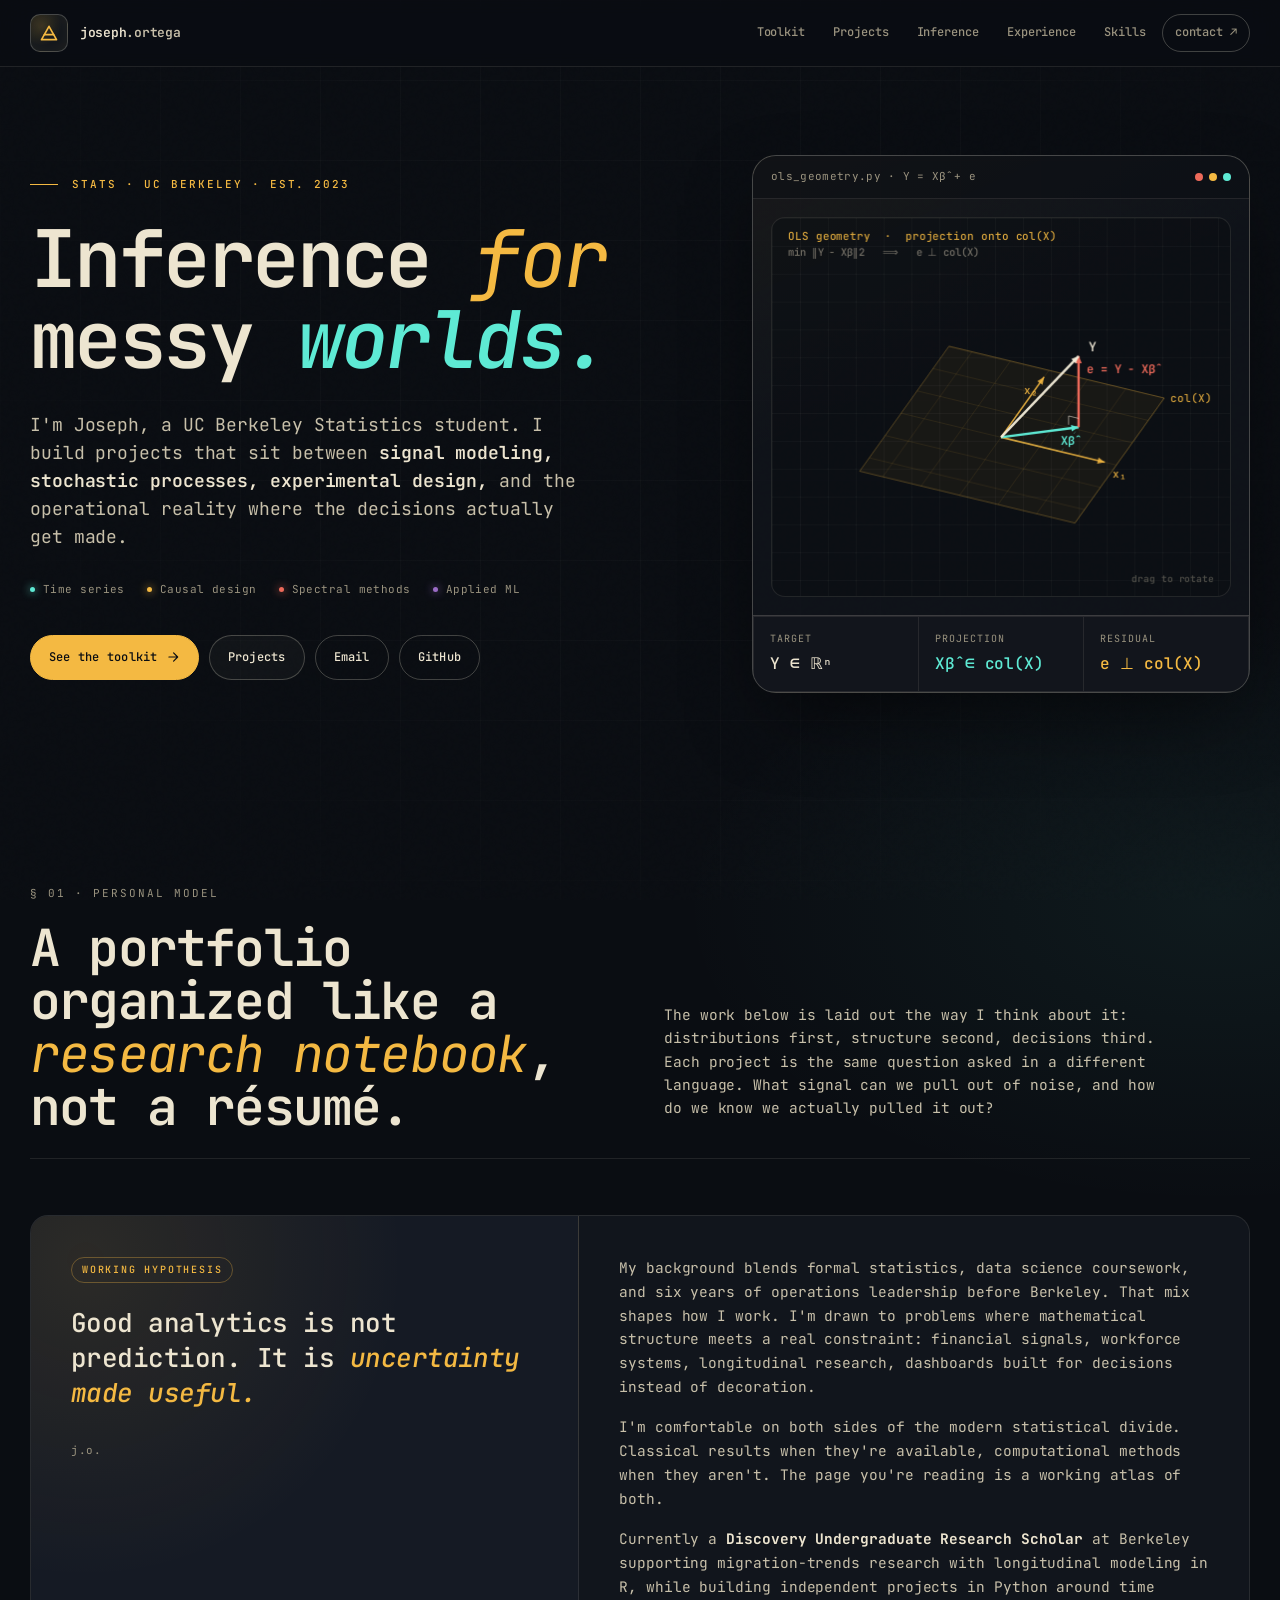
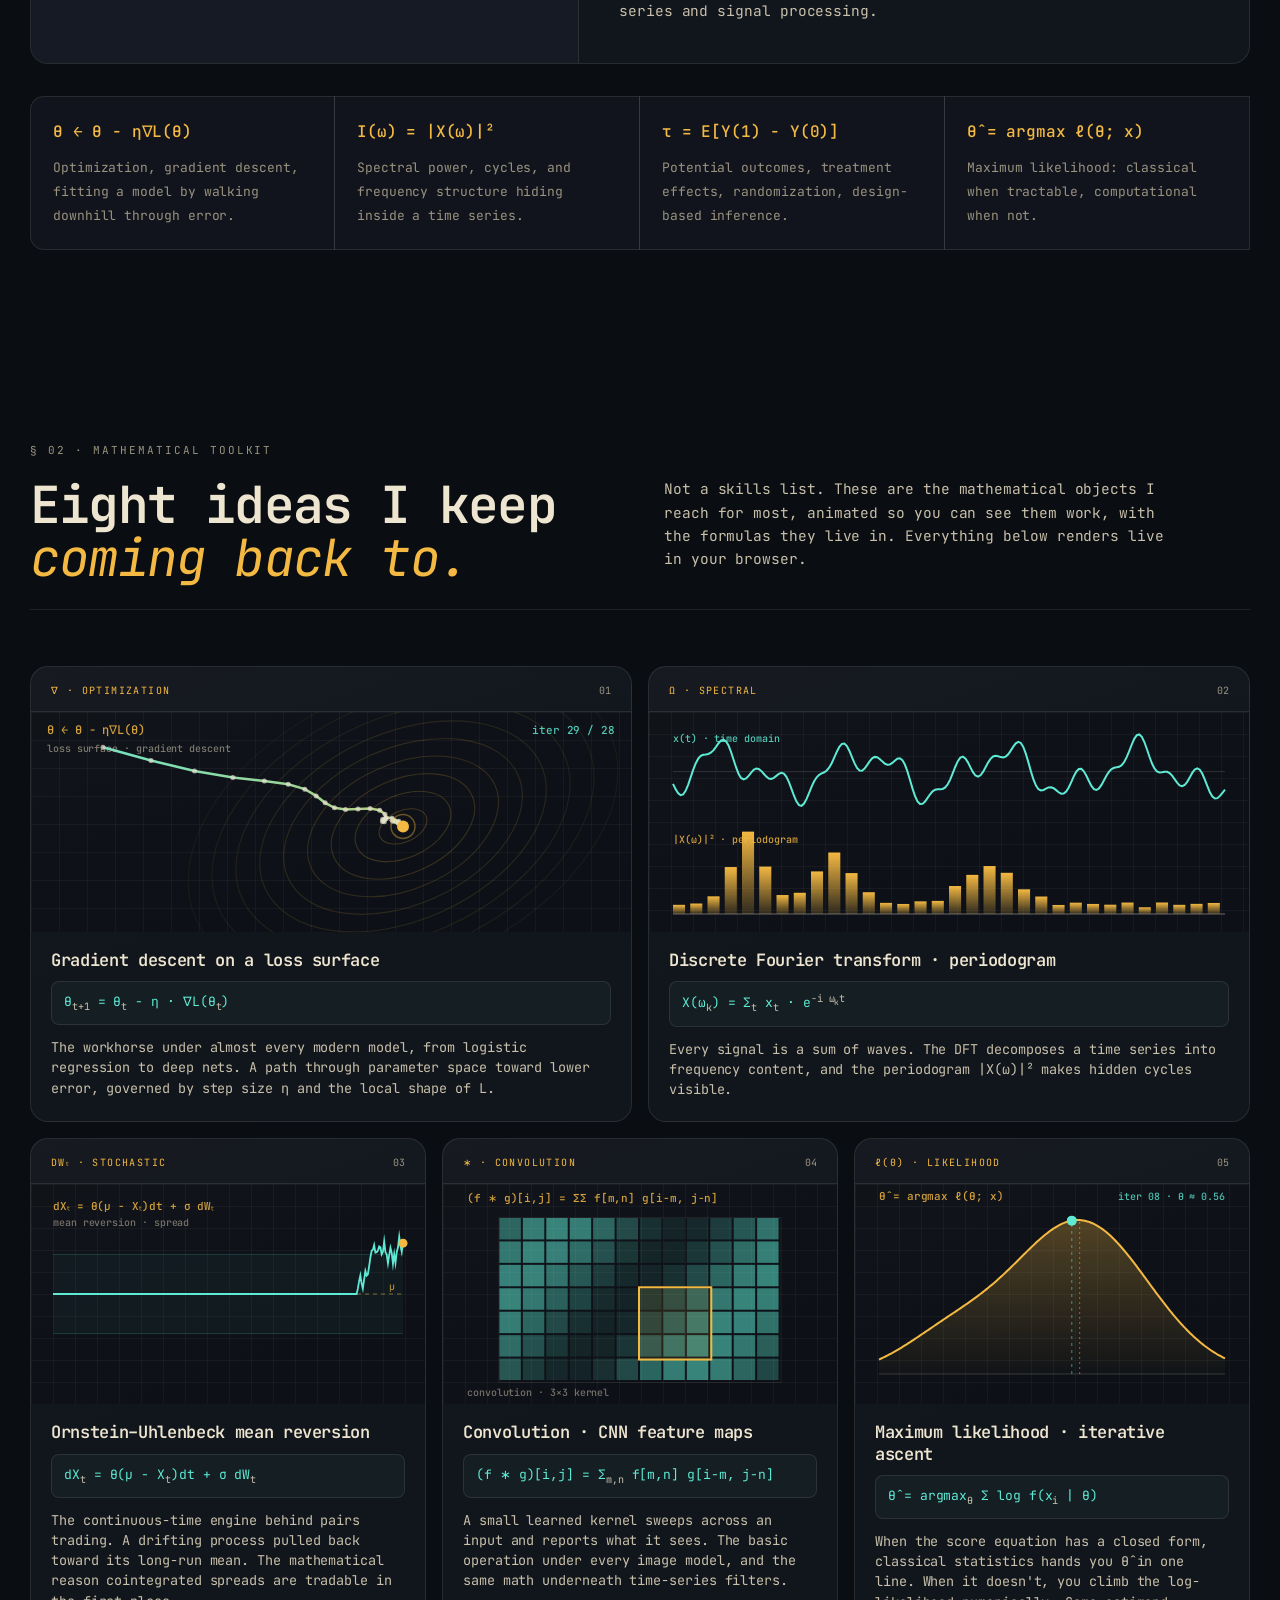
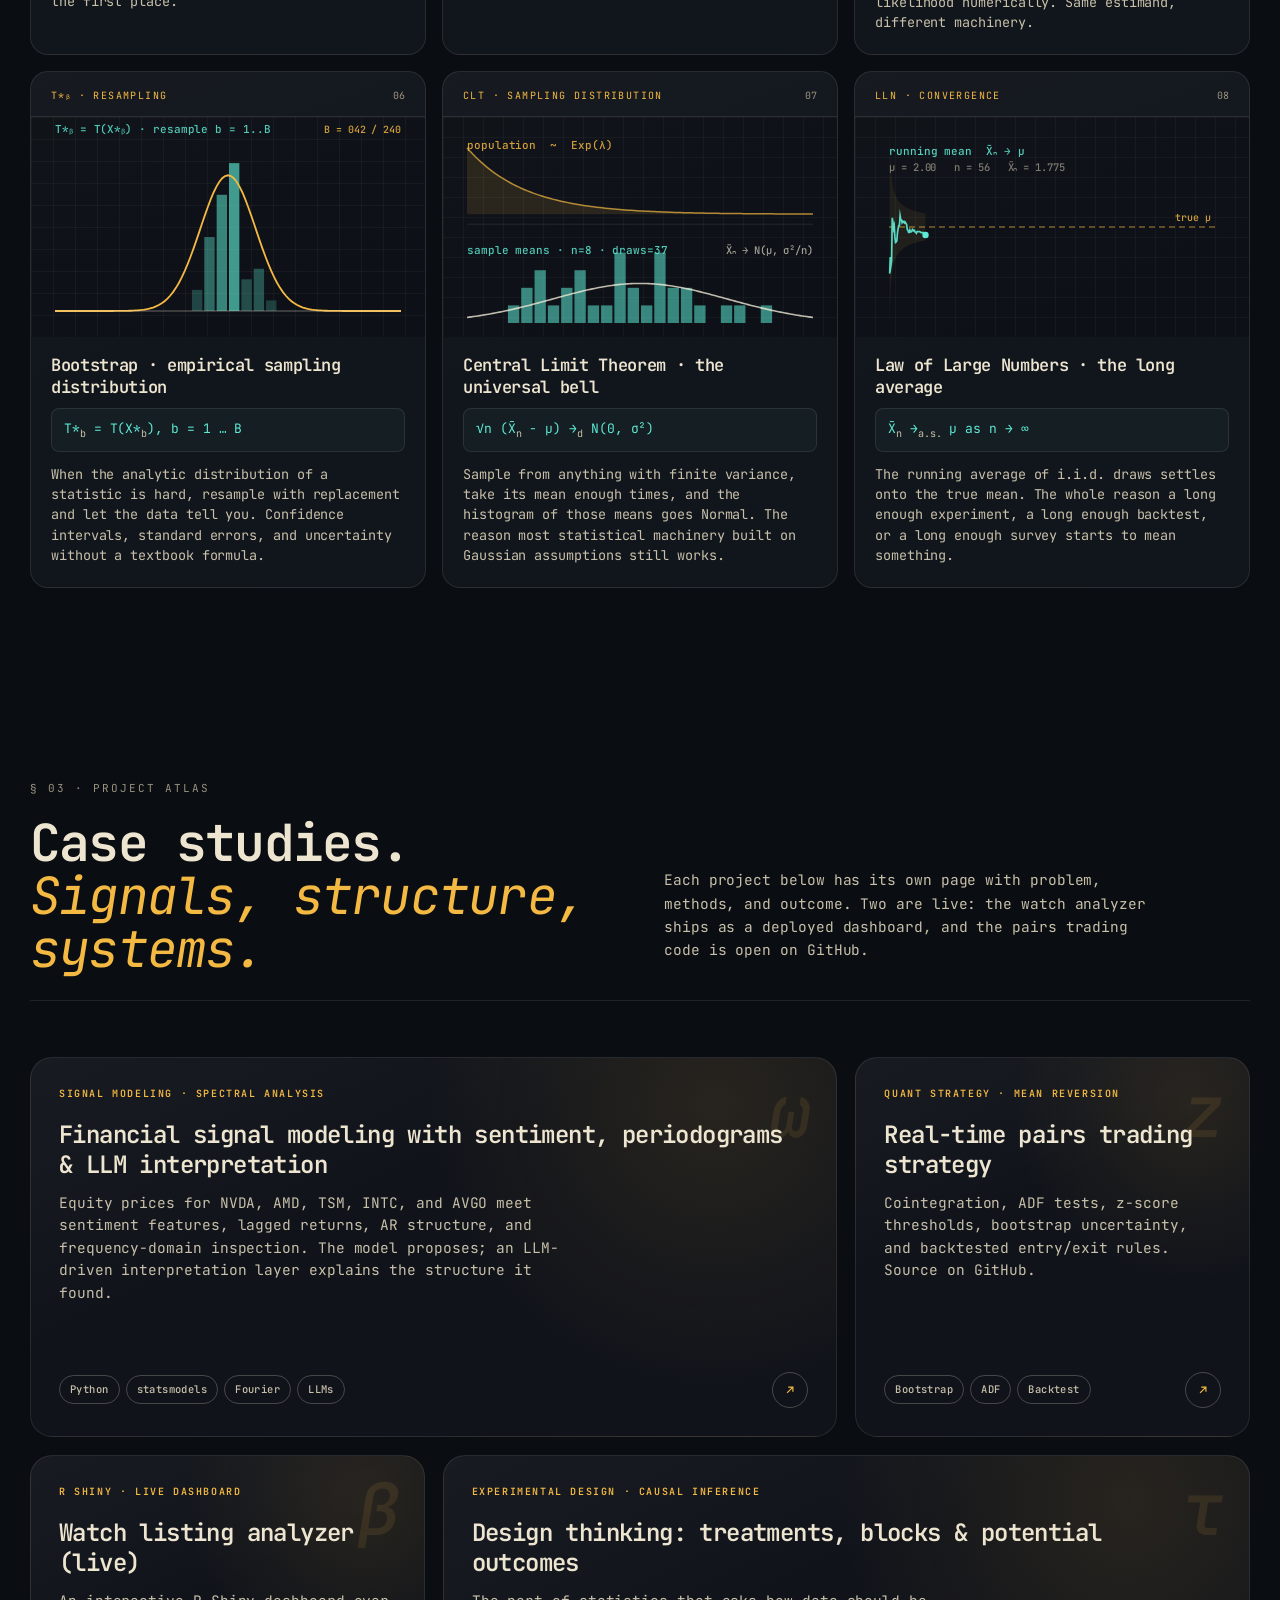
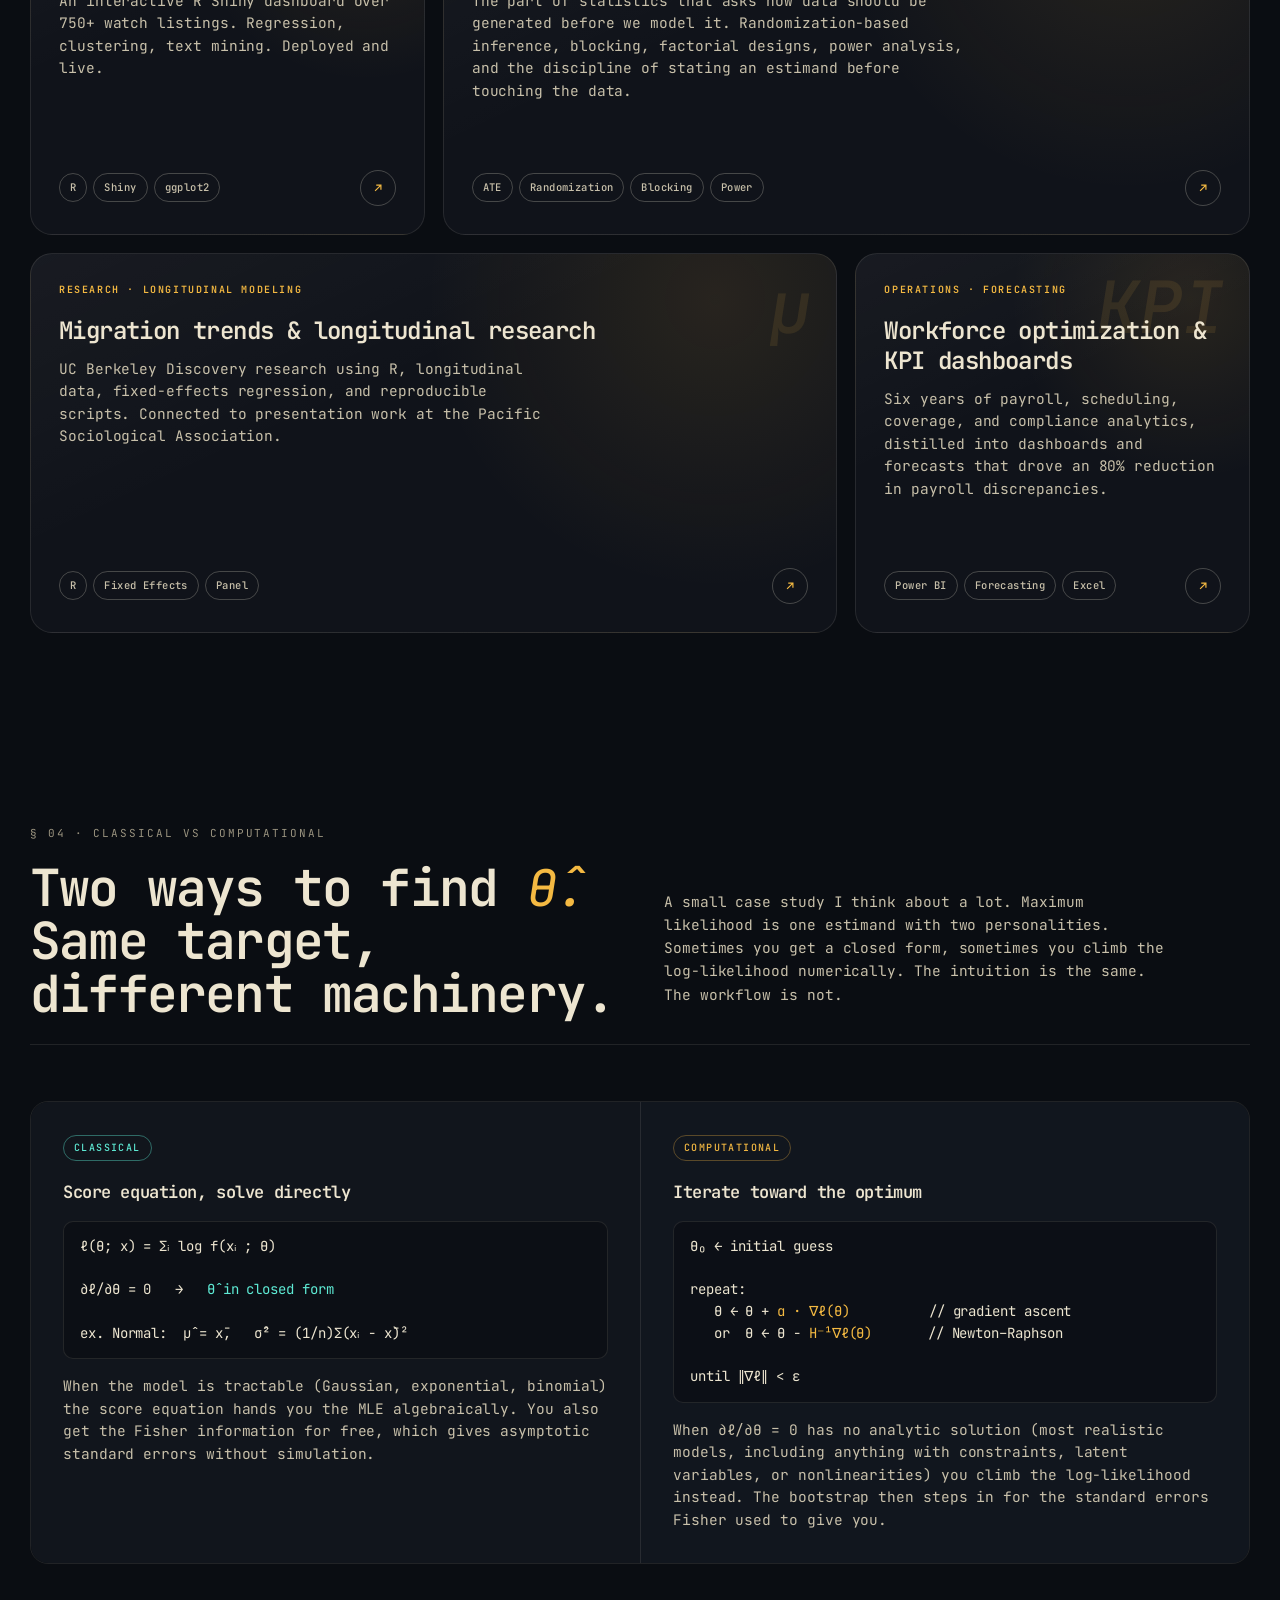
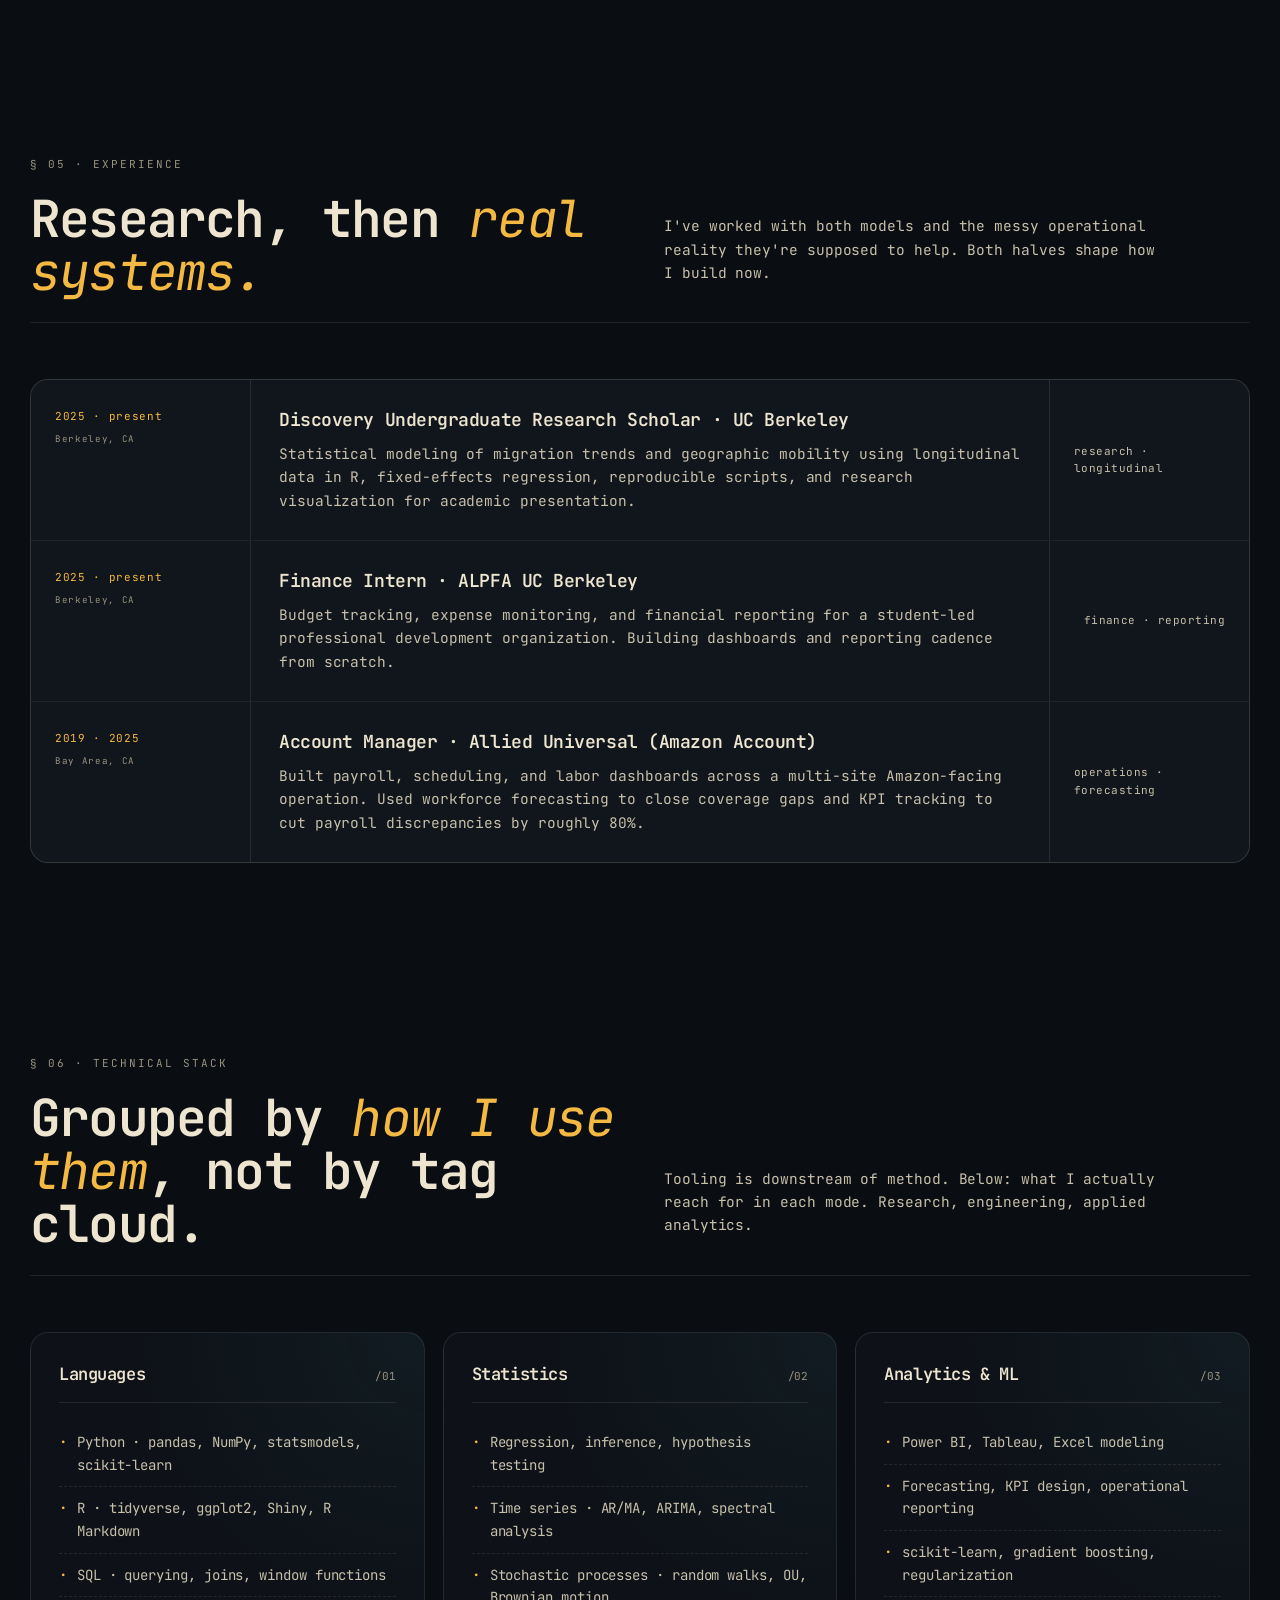
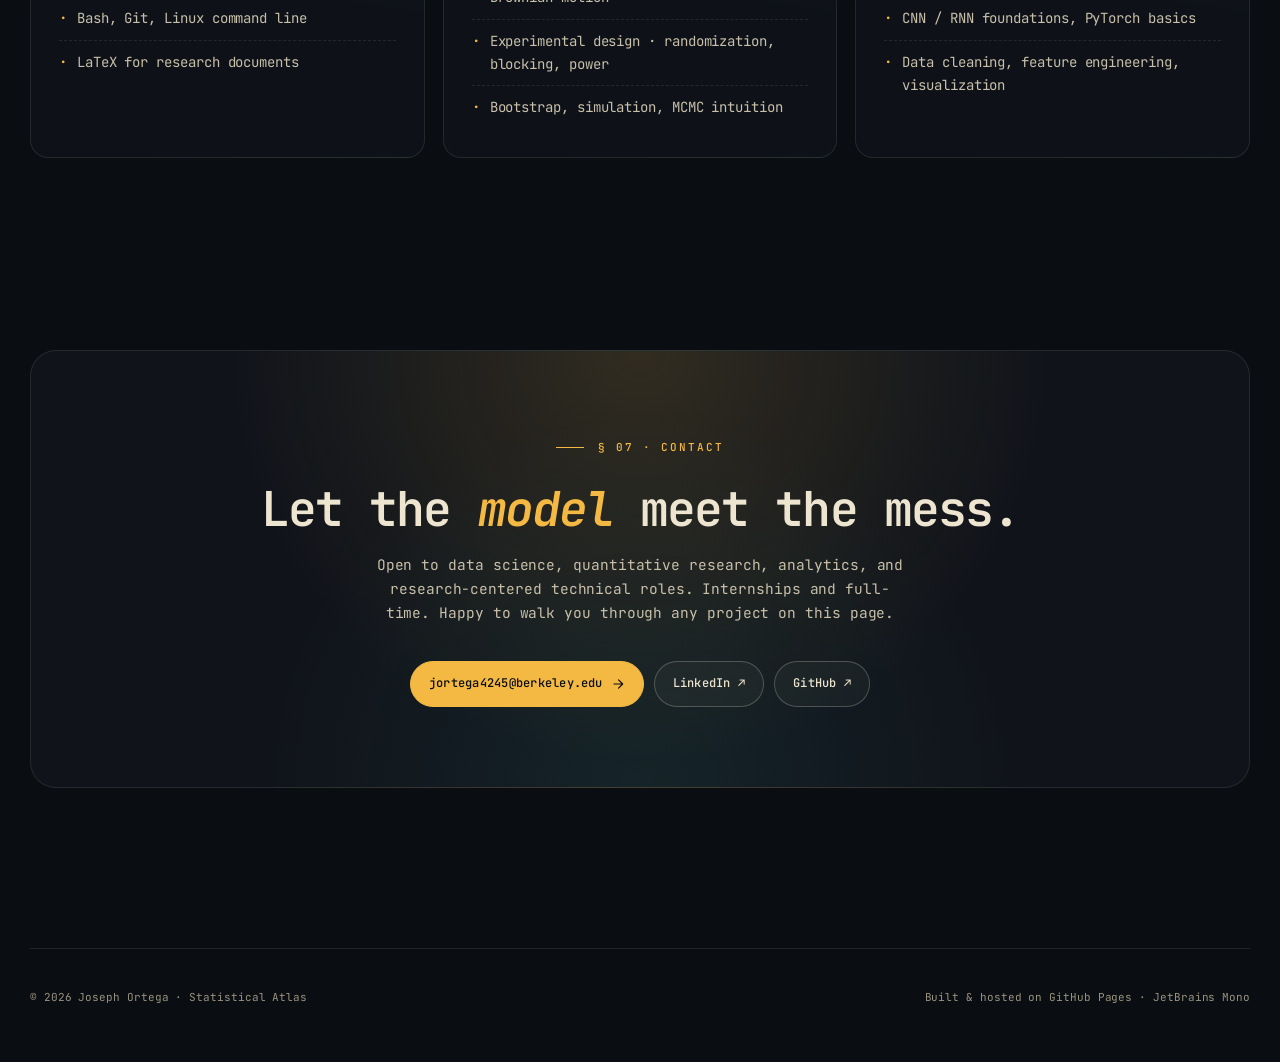
<file: index.html>
<!doctype html>
<html lang="en">
<head>
  <meta charset="utf-8" />
  <meta name="viewport" content="width=device-width, initial-scale=1" />
  <title>Joseph Ortega · Statistical Atlas</title>
  <meta name="description" content="Joseph Ortega · UC Berkeley Statistics. A working portfolio of gradient descent, spectral methods, stochastic processes, experimental design, and applied analytics." />
  <meta property="og:title" content="Joseph Ortega · Statistical Atlas" />
  <meta property="og:description" content="A working portfolio of gradient descent, spectral methods, stochastic processes, experimental design, and applied analytics." />
  <meta property="og:type" content="website" />
  <meta property="og:image" content="https://avatars.githubusercontent.com/u/205101047?v=4" />
  <meta name="theme-color" content="#0a0d12" />
  <link rel="preconnect" href="https://fonts.googleapis.com">
  <link rel="preconnect" href="https://fonts.gstatic.com" crossorigin>
  <link href="https://fonts.googleapis.com/css2?family=JetBrains+Mono:ital,wght@0,400;0,500;0,600;0,700;1,400;1,500;1,600&display=swap" rel="stylesheet">
  <link rel="stylesheet" href="assets/styles.css" />
</head>
<body>
  <a class="skip-link" href="#main">Skip to content</a>
  <div class="progress" aria-hidden="true"></div>

  <header class="nav">
    <div class="container nav-inner">
      <a class="logo" href="#top" aria-label="Joseph Ortega home">
        <span class="logo-mark" aria-hidden="true">
          <svg viewBox="0 0 24 24" fill="none" stroke="currentColor" stroke-width="2" stroke-linecap="round" stroke-linejoin="round">
            <path d="M3 20 L12 4 L21 20 Z" />
            <path d="M6.5 14 L17.5 14" />
          </svg>
        </span>
        <span><strong>joseph</strong>.ortega</span>
      </a>
      <nav class="nav-links" aria-label="Primary navigation">
        <a href="#toolkit">Toolkit</a>
        <a href="#projects">Projects</a>
        <a href="#mle">Inference</a>
        <a href="#experience">Experience</a>
        <a href="#skills">Skills</a>
        <a class="nav-cta" href="#contact">contact ↗</a>
      </nav>
    </div>
  </header>

  <main id="main">

    <!-- HERO -->
    <section class="hero container" id="top">
      <div class="hero-grid">
        <div class="reveal">
          <div class="eyebrow">stats · uc berkeley · est. 2023</div>
          <h1>Inference <em>for</em> messy <span class="accent">worlds.</span></h1>
          <p class="hero-copy">
            I'm Joseph, a UC Berkeley Statistics student. I build projects that sit between <strong>signal modeling, stochastic processes, experimental design,</strong> and the operational reality where the decisions actually get made.
          </p>
          <div class="hero-meta">
            <span>Time series</span>
            <span>Causal design</span>
            <span>Spectral methods</span>
            <span>Applied ML</span>
          </div>
          <div class="actions">
            <a class="btn primary" href="#toolkit">
              See the toolkit
              <svg viewBox="0 0 24 24" fill="none" stroke="currentColor" stroke-width="2" stroke-linecap="round" stroke-linejoin="round"><path d="M5 12h14M13 5l7 7-7 7"/></svg>
            </a>
            <a class="btn" href="#projects">Projects</a>
            <a class="btn ghost" href="mailto:jortega4245@berkeley.edu">Email</a>
            <a class="btn ghost" href="https://github.com/jortega4245" target="_blank" rel="noopener">GitHub</a>
          </div>
        </div>

        <aside class="lab reveal" aria-label="Interactive OLS geometry visualization">
          <div class="lab-bar">
            <span>ols_geometry.py · Y = Xβ̂ + e</span>
            <span class="dots" aria-hidden="true"><i></i><i></i><i></i></span>
          </div>
          <div class="lab-stage">
            <canvas data-viz="ols3d" aria-label="Rotatable 3D visualization of OLS projection geometry"></canvas>
          </div>
          <div class="lab-readout">
            <div class="cell"><div class="k">target</div><div class="v">Y ∈ ℝⁿ</div></div>
            <div class="cell"><div class="k">projection</div><div class="v cyan">Xβ̂ ∈ col(X)</div></div>
            <div class="cell"><div class="k">residual</div><div class="v amber">e ⊥ col(X)</div></div>
          </div>
        </aside>
      </div>
    </section>

    <!-- PERSONAL MODEL -->
    <section class="section container" id="model">
      <div class="section-head reveal">
        <div>
          <div class="section-num">§ 01 · personal model</div>
          <h2>A portfolio organized like a <em>research notebook</em>, not a résumé.</h2>
        </div>
        <p class="lede">
          The work below is laid out the way I think about it: distributions first, structure second, decisions third. Each project is the same question asked in a different language. What signal can we pull out of noise, and how do we know we actually pulled it out?
        </p>
      </div>

      <div class="about reveal">
        <div class="about-note">
          <span class="tag">working hypothesis</span>
          <p class="pull">Good analytics is not prediction. It is <em>uncertainty made useful.</em></p>
          <div class="sig">j.o.</div>
        </div>
        <div class="about-body">
          <p>My background blends formal statistics, data science coursework, and six years of operations leadership before Berkeley. That mix shapes how I work. I'm drawn to problems where mathematical structure meets a real constraint: financial signals, workforce systems, longitudinal research, dashboards built for decisions instead of decoration.</p>
          <p>I'm comfortable on both sides of the modern statistical divide. Classical results when they're available, computational methods when they aren't. The page you're reading is a working atlas of both.</p>
          <p>Currently a <strong>Discovery Undergraduate Research Scholar</strong> at Berkeley supporting migration-trends research with longitudinal modeling in R, while building independent projects in Python around time series and signal processing.</p>
        </div>
      </div>

      <div class="formula-strip reveal" aria-label="Core statistical ideas">
        <div class="formula">
          <code>θ ← θ − η∇L(θ)</code>
          <span>Optimization, gradient descent, fitting a model by walking downhill through error.</span>
        </div>
        <div class="formula">
          <code>I(ω) = |X(ω)|²</code>
          <span>Spectral power, cycles, and frequency structure hiding inside a time series.</span>
        </div>
        <div class="formula">
          <code>τ = E[Y(1) − Y(0)]</code>
          <span>Potential outcomes, treatment effects, randomization, design-based inference.</span>
        </div>
        <div class="formula">
          <code>θ̂ = argmax ℓ(θ; x)</code>
          <span>Maximum likelihood: classical when tractable, computational when not.</span>
        </div>
      </div>
    </section>

    <!-- MATH TOOLKIT -->
    <section class="section container" id="toolkit">
      <div class="section-head reveal">
        <div>
          <div class="section-num">§ 02 · mathematical toolkit</div>
          <h2>Eight ideas I keep <em>coming back to.</em></h2>
        </div>
        <p class="lede">
          Not a skills list. These are the mathematical objects I reach for most, animated so you can see them work, with the formulas they live in. Everything below renders live in your browser.
        </p>
      </div>

      <div class="toolkit">

        <article class="tool wide reveal">
          <div class="tool-head">
            <span class="label">∇ · optimization</span>
            <span class="num">01</span>
          </div>
          <canvas class="tool-canvas" data-viz="gradient" aria-label="Gradient descent over a loss surface"></canvas>
          <div class="tool-body">
            <h3>Gradient descent on a loss surface</h3>
            <span class="eq">θ<sub>t+1</sub> = θ<sub>t</sub> − η · ∇L(θ<sub>t</sub>)</span>
            <p>The workhorse under almost every modern model, from logistic regression to deep nets. A path through parameter space toward lower error, governed by step size η and the local shape of L.</p>
          </div>
        </article>

        <article class="tool wide reveal">
          <div class="tool-head">
            <span class="label">ω · spectral</span>
            <span class="num">02</span>
          </div>
          <canvas class="tool-canvas" data-viz="dft" aria-label="Discrete Fourier transform with periodogram"></canvas>
          <div class="tool-body">
            <h3>Discrete Fourier transform · periodogram</h3>
            <span class="eq">X(ω<sub>k</sub>) = Σ<sub>t</sub> x<sub>t</sub> · e<sup>−i ω<sub>k</sub>t</sup></span>
            <p>Every signal is a sum of waves. The DFT decomposes a time series into frequency content, and the periodogram |X(ω)|² makes hidden cycles visible.</p>
          </div>
        </article>

        <article class="tool reveal">
          <div class="tool-head">
            <span class="label">dWₜ · stochastic</span>
            <span class="num">03</span>
          </div>
          <canvas class="tool-canvas" data-viz="ou" aria-label="Ornstein-Uhlenbeck mean reversion"></canvas>
          <div class="tool-body">
            <h3>Ornstein–Uhlenbeck mean reversion</h3>
            <span class="eq">dX<sub>t</sub> = θ(μ − X<sub>t</sub>)dt + σ dW<sub>t</sub></span>
            <p>The continuous-time engine behind pairs trading. A drifting process pulled back toward its long-run mean. The mathematical reason cointegrated spreads are tradable in the first place.</p>
          </div>
        </article>

        <article class="tool reveal">
          <div class="tool-head">
            <span class="label">∗ · convolution</span>
            <span class="num">04</span>
          </div>
          <canvas class="tool-canvas" data-viz="conv" aria-label="Convolutional kernel sliding over a feature map"></canvas>
          <div class="tool-body">
            <h3>Convolution · CNN feature maps</h3>
            <span class="eq">(f ∗ g)[i,j] = Σ<sub>m,n</sub> f[m,n] g[i−m, j−n]</span>
            <p>A small learned kernel sweeps across an input and reports what it sees. The basic operation under every image model, and the same math underneath time-series filters.</p>
          </div>
        </article>

        <article class="tool reveal">
          <div class="tool-head">
            <span class="label">ℓ(θ) · likelihood</span>
            <span class="num">05</span>
          </div>
          <canvas class="tool-canvas" data-viz="mle" aria-label="Maximum likelihood iterative ascent"></canvas>
          <div class="tool-body">
            <h3>Maximum likelihood · iterative ascent</h3>
            <span class="eq">θ̂ = argmax<sub>θ</sub> Σ log f(x<sub>i</sub> | θ)</span>
            <p>When the score equation has a closed form, classical statistics hands you θ̂ in one line. When it doesn't, you climb the log-likelihood numerically. Same estimand, different machinery.</p>
          </div>
        </article>

        <article class="tool reveal">
          <div class="tool-head">
            <span class="label">T*ᵦ · resampling</span>
            <span class="num">06</span>
          </div>
          <canvas class="tool-canvas" data-viz="bootstrap" aria-label="Bootstrap sampling distribution"></canvas>
          <div class="tool-body">
            <h3>Bootstrap · empirical sampling distribution</h3>
            <span class="eq">T*<sub>b</sub> = T(X*<sub>b</sub>),   b = 1 … B</span>
            <p>When the analytic distribution of a statistic is hard, resample with replacement and let the data tell you. Confidence intervals, standard errors, and uncertainty without a textbook formula.</p>
          </div>
        </article>

        <article class="tool reveal">
          <div class="tool-head">
            <span class="label">CLT · sampling distribution</span>
            <span class="num">07</span>
          </div>
          <canvas class="tool-canvas" data-viz="clt" aria-label="Central limit theorem demonstration"></canvas>
          <div class="tool-body">
            <h3>Central Limit Theorem · the universal bell</h3>
            <span class="eq">√n (X̄<sub>n</sub> − μ) →<sub>d</sub> N(0, σ²)</span>
            <p>Sample from anything with finite variance, take its mean enough times, and the histogram of those means goes Normal. The reason most statistical machinery built on Gaussian assumptions still works.</p>
          </div>
        </article>

        <article class="tool reveal">
          <div class="tool-head">
            <span class="label">LLN · convergence</span>
            <span class="num">08</span>
          </div>
          <canvas class="tool-canvas" data-viz="lln" aria-label="Law of large numbers convergence"></canvas>
          <div class="tool-body">
            <h3>Law of Large Numbers · the long average</h3>
            <span class="eq">X̄<sub>n</sub> →<sub>a.s.</sub> μ   as   n → ∞</span>
            <p>The running average of i.i.d. draws settles onto the true mean. The whole reason a long enough experiment, a long enough backtest, or a long enough survey starts to mean something.</p>
          </div>
        </article>

      </div>
    </section>

    <!-- PROJECTS -->
    <section class="section container" id="projects">
      <div class="section-head reveal">
        <div>
          <div class="section-num">§ 03 · project atlas</div>
          <h2>Case studies. <em>Signals, structure, systems.</em></h2>
        </div>
        <p class="lede">
          Each project below has its own page with problem, methods, and outcome. Two are live: the watch analyzer ships as a deployed dashboard, and the pairs trading code is open on GitHub.
        </p>
      </div>

      <div class="projects">

        <a class="proj featured reveal" href="projects/financial-signal-modeling.html">
          <span class="proj-symbol" aria-hidden="true">ω</span>
          <div class="proj-kicker">signal modeling · spectral analysis</div>
          <h3>Financial signal modeling with sentiment, periodograms &amp; LLM interpretation</h3>
          <p>Equity prices for NVDA, AMD, TSM, INTC, and AVGO meet sentiment features, lagged returns, AR structure, and frequency-domain inspection. The model proposes; an LLM-driven interpretation layer explains the structure it found.</p>
          <div class="proj-foot">
            <div class="proj-tags">
              <span class="tag">Python</span><span class="tag">statsmodels</span><span class="tag">Fourier</span><span class="tag">LLMs</span>
            </div>
            <span class="proj-arrow" aria-hidden="true">
              <svg viewBox="0 0 24 24" fill="none" stroke="currentColor" stroke-width="2"><path d="M7 17L17 7M9 7h8v8"/></svg>
            </span>
          </div>
        </a>

        <a class="proj compact reveal" href="projects/pairs-trading.html">
          <span class="proj-symbol" aria-hidden="true">z</span>
          <div class="proj-kicker">quant strategy · mean reversion</div>
          <h3>Real-time pairs trading strategy</h3>
          <p>Cointegration, ADF tests, z-score thresholds, bootstrap uncertainty, and backtested entry/exit rules. Source on GitHub.</p>
          <div class="proj-foot">
            <div class="proj-tags">
              <span class="tag">Bootstrap</span><span class="tag">ADF</span><span class="tag">Backtest</span>
            </div>
            <span class="proj-arrow" aria-hidden="true">
              <svg viewBox="0 0 24 24" fill="none" stroke="currentColor" stroke-width="2"><path d="M7 17L17 7M9 7h8v8"/></svg>
            </span>
          </div>
        </a>

        <a class="proj compact reveal" href="projects/watch-dashboard.html">
          <span class="proj-symbol" aria-hidden="true">β</span>
          <div class="proj-kicker">R Shiny · live dashboard</div>
          <h3>Watch listing analyzer (live)</h3>
          <p>An interactive R Shiny dashboard over 750+ watch listings. Regression, clustering, text mining. Deployed and live.</p>
          <div class="proj-foot">
            <div class="proj-tags">
              <span class="tag">R</span><span class="tag">Shiny</span><span class="tag">ggplot2</span>
            </div>
            <span class="proj-arrow" aria-hidden="true">
              <svg viewBox="0 0 24 24" fill="none" stroke="currentColor" stroke-width="2"><path d="M7 17L17 7M9 7h8v8"/></svg>
            </span>
          </div>
        </a>

        <a class="proj featured reveal" href="projects/experimental-design.html">
          <span class="proj-symbol" aria-hidden="true">τ</span>
          <div class="proj-kicker">experimental design · causal inference</div>
          <h3>Design thinking: treatments, blocks &amp; potential outcomes</h3>
          <p>The part of statistics that asks how data should be generated before we model it. Randomization-based inference, blocking, factorial designs, power analysis, and the discipline of stating an estimand before touching the data.</p>
          <div class="proj-foot">
            <div class="proj-tags">
              <span class="tag">ATE</span><span class="tag">Randomization</span><span class="tag">Blocking</span><span class="tag">Power</span>
            </div>
            <span class="proj-arrow" aria-hidden="true">
              <svg viewBox="0 0 24 24" fill="none" stroke="currentColor" stroke-width="2"><path d="M7 17L17 7M9 7h8v8"/></svg>
            </span>
          </div>
        </a>

        <a class="proj featured reveal" href="projects/research-migration.html">
          <span class="proj-symbol" aria-hidden="true">μ</span>
          <div class="proj-kicker">research · longitudinal modeling</div>
          <h3>Migration trends &amp; longitudinal research</h3>
          <p>UC Berkeley Discovery research using R, longitudinal data, fixed-effects regression, and reproducible scripts. Connected to presentation work at the Pacific Sociological Association.</p>
          <div class="proj-foot">
            <div class="proj-tags">
              <span class="tag">R</span><span class="tag">Fixed Effects</span><span class="tag">Panel</span>
            </div>
            <span class="proj-arrow" aria-hidden="true">
              <svg viewBox="0 0 24 24" fill="none" stroke="currentColor" stroke-width="2"><path d="M7 17L17 7M9 7h8v8"/></svg>
            </span>
          </div>
        </a>

        <a class="proj compact reveal" href="projects/operations-dashboard.html">
          <span class="proj-symbol" aria-hidden="true">KPI</span>
          <div class="proj-kicker">operations · forecasting</div>
          <h3>Workforce optimization &amp; KPI dashboards</h3>
          <p>Six years of payroll, scheduling, coverage, and compliance analytics, distilled into dashboards and forecasts that drove an 80% reduction in payroll discrepancies.</p>
          <div class="proj-foot">
            <div class="proj-tags">
              <span class="tag">Power BI</span><span class="tag">Forecasting</span><span class="tag">Excel</span>
            </div>
            <span class="proj-arrow" aria-hidden="true">
              <svg viewBox="0 0 24 24" fill="none" stroke="currentColor" stroke-width="2"><path d="M7 17L17 7M9 7h8v8"/></svg>
            </span>
          </div>
        </a>

      </div>
    </section>

    <!-- MLE CLASSICAL vs COMPUTATIONAL -->
    <section class="section container" id="mle">
      <div class="section-head reveal">
        <div>
          <div class="section-num">§ 04 · classical vs computational</div>
          <h2>Two ways to find <em>θ̂.</em> Same target, different machinery.</h2>
        </div>
        <p class="lede">
          A small case study I think about a lot. Maximum likelihood is one estimand with two personalities. Sometimes you get a closed form, sometimes you climb the log-likelihood numerically. The intuition is the same. The workflow is not.
        </p>
      </div>

      <div class="mle-compare reveal">

        <div class="mle-col">
          <span class="tag">classical</span>
          <h4>Score equation, solve directly</h4>
          <pre class="eqblock">ℓ(θ; x) = Σᵢ log f(xᵢ ; θ)

∂ℓ/∂θ = 0   →   <em>θ̂ in closed form</em>

ex. Normal:  μ̂ = x̄,   σ̂² = (1/n)Σ(xᵢ − x̄)²</pre>
          <p>When the model is tractable (Gaussian, exponential, binomial) the score equation hands you the MLE algebraically. You also get the Fisher information for free, which gives asymptotic standard errors without simulation.</p>
        </div>

        <div class="mle-col">
          <span class="tag">computational</span>
          <h4>Iterate toward the optimum</h4>
          <pre class="eqblock">θ₀ ← initial guess

repeat:
   θ ← θ + <em>α · ∇ℓ(θ)</em>          // gradient ascent
   or  θ ← θ − <em>H⁻¹∇ℓ(θ)</em>       // Newton–Raphson

until ‖∇ℓ‖ &lt; ε</pre>
          <p>When ∂ℓ/∂θ = 0 has no analytic solution (most realistic models, including anything with constraints, latent variables, or nonlinearities) you climb the log-likelihood instead. The bootstrap then steps in for the standard errors Fisher used to give you.</p>
        </div>

      </div>
    </section>

    <!-- EXPERIENCE -->
    <section class="section container" id="experience">
      <div class="section-head reveal">
        <div>
          <div class="section-num">§ 05 · experience</div>
          <h2>Research, then <em>real systems.</em></h2>
        </div>
        <p class="lede">
          I've worked with both models and the messy operational reality they're supposed to help. Both halves shape how I build now.
        </p>
      </div>

      <div class="timeline reveal">
        <article class="role">
          <div class="role-when">2025 · present<small>Berkeley, CA</small></div>
          <div class="role-body">
            <h3>Discovery Undergraduate Research Scholar · UC Berkeley</h3>
            <p>Statistical modeling of migration trends and geographic mobility using longitudinal data in R, fixed-effects regression, reproducible scripts, and research visualization for academic presentation.</p>
          </div>
          <div class="role-where">research · longitudinal</div>
        </article>
        <article class="role">
          <div class="role-when">2025 · present<small>Berkeley, CA</small></div>
          <div class="role-body">
            <h3>Finance Intern · ALPFA UC Berkeley</h3>
            <p>Budget tracking, expense monitoring, and financial reporting for a student-led professional development organization. Building dashboards and reporting cadence from scratch.</p>
          </div>
          <div class="role-where">finance · reporting</div>
        </article>
        <article class="role">
          <div class="role-when">2019 · 2025<small>Bay Area, CA</small></div>
          <div class="role-body">
            <h3>Account Manager · Allied Universal (Amazon Account)</h3>
            <p>Built payroll, scheduling, and labor dashboards across a multi-site Amazon-facing operation. Used workforce forecasting to close coverage gaps and KPI tracking to cut payroll discrepancies by roughly 80%.</p>
          </div>
          <div class="role-where">operations · forecasting</div>
        </article>
      </div>
    </section>

    <!-- SKILLS -->
    <section class="section container" id="skills">
      <div class="section-head reveal">
        <div>
          <div class="section-num">§ 06 · technical stack</div>
          <h2>Grouped by <em>how I use them</em>, not by tag cloud.</h2>
        </div>
        <p class="lede">
          Tooling is downstream of method. Below: what I actually reach for in each mode. Research, engineering, applied analytics.
        </p>
      </div>

      <div class="skills-grid">
        <div class="skill reveal">
          <div class="h"><h3>Languages</h3><span class="num">/01</span></div>
          <ul>
            <li>Python · pandas, NumPy, statsmodels, scikit-learn</li>
            <li>R · tidyverse, ggplot2, Shiny, R Markdown</li>
            <li>SQL · querying, joins, window functions</li>
            <li>Bash, Git, Linux command line</li>
            <li>LaTeX for research documents</li>
          </ul>
        </div>
        <div class="skill reveal">
          <div class="h"><h3>Statistics</h3><span class="num">/02</span></div>
          <ul>
            <li>Regression, inference, hypothesis testing</li>
            <li>Time series · AR/MA, ARIMA, spectral analysis</li>
            <li>Stochastic processes · random walks, OU, Brownian motion</li>
            <li>Experimental design · randomization, blocking, power</li>
            <li>Bootstrap, simulation, MCMC intuition</li>
          </ul>
        </div>
        <div class="skill reveal">
          <div class="h"><h3>Analytics &amp; ML</h3><span class="num">/03</span></div>
          <ul>
            <li>Power BI, Tableau, Excel modeling</li>
            <li>Forecasting, KPI design, operational reporting</li>
            <li>scikit-learn, gradient boosting, regularization</li>
            <li>CNN / RNN foundations, PyTorch basics</li>
            <li>Data cleaning, feature engineering, visualization</li>
          </ul>
        </div>
      </div>
    </section>

    <!-- CONTACT -->
    <section class="section container" id="contact">
      <div class="contact-card reveal">
        <div class="eyebrow">§ 07 · contact</div>
        <h2>Let the <em>model</em> meet the mess.</h2>
        <p>Open to data science, quantitative research, analytics, and research-centered technical roles. Internships and full-time. Happy to walk you through any project on this page.</p>
        <div class="actions" style="justify-content:center">
          <a class="btn primary" href="mailto:jortega4245@berkeley.edu">
            jortega4245@berkeley.edu
            <svg viewBox="0 0 24 24" fill="none" stroke="currentColor" stroke-width="2" stroke-linecap="round" stroke-linejoin="round"><path d="M5 12h14M13 5l7 7-7 7"/></svg>
          </a>
          <a class="btn" href="https://www.linkedin.com/in/josephrortega42" target="_blank" rel="noopener">LinkedIn ↗</a>
          <a class="btn" href="https://github.com/jortega4245" target="_blank" rel="noopener">GitHub ↗</a>
        </div>
      </div>
    </section>

  </main>

  <footer class="container footer">
    <div>© <span id="year"></span> Joseph Ortega · Statistical Atlas</div>
    <div>Built &amp; hosted on GitHub Pages · JetBrains Mono</div>
  </footer>

  <script src="assets/script.js"></script>
</body>
</html>
</file>
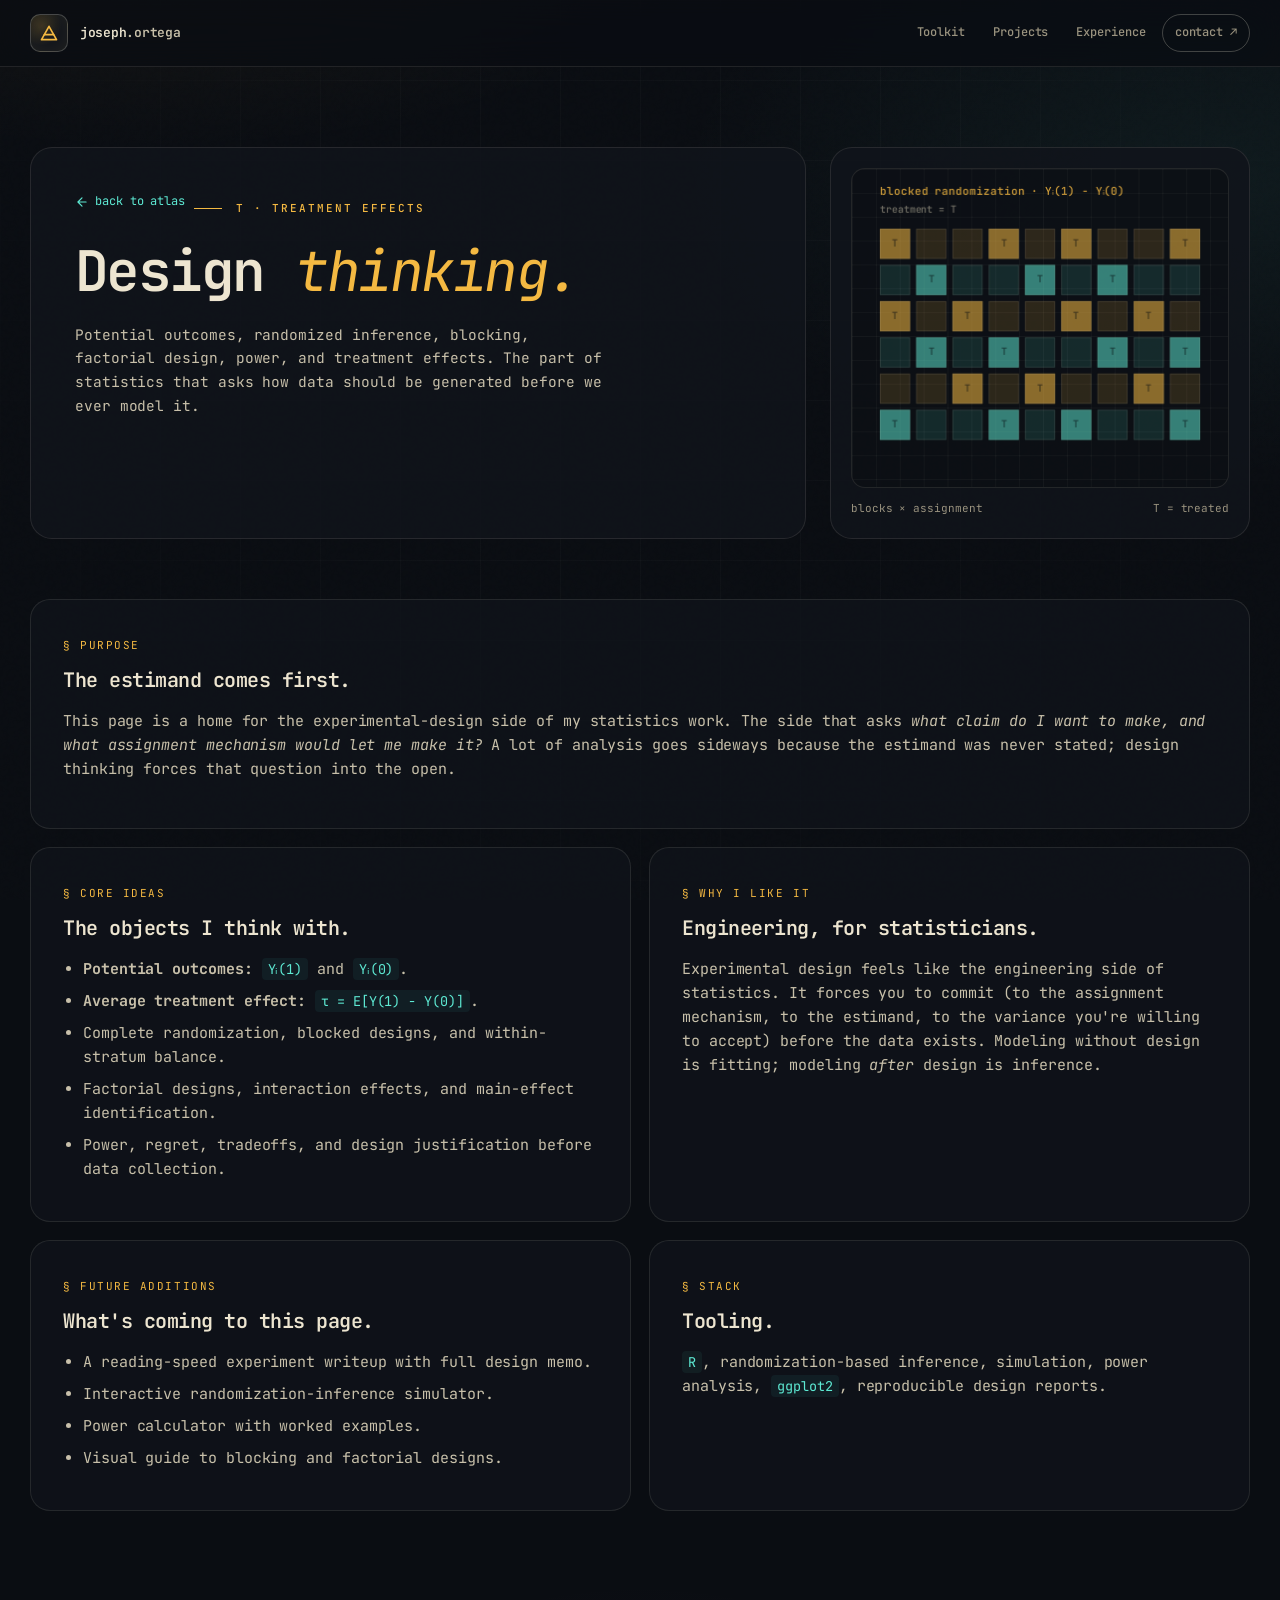
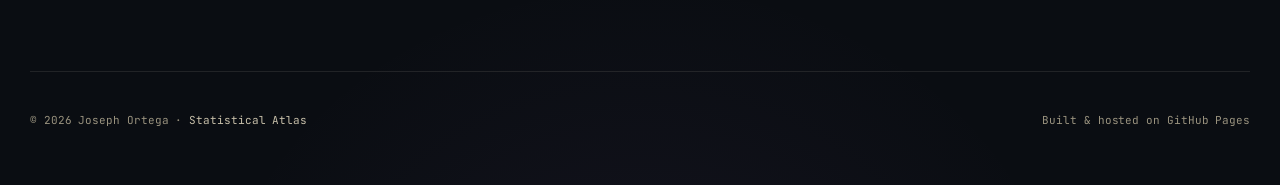
<file: projects/experimental-design.html>
<!doctype html>
<html lang="en">
<head>
  <meta charset="utf-8" />
  <meta name="viewport" content="width=device-width, initial-scale=1" />
  <title>Experimental Design Notes · Joseph Ortega</title>
  <meta name="description" content="A methods-centered page for potential outcomes, randomized inference, blocking, factorial design, power, and treatment effects." />
  <meta name="theme-color" content="#0a0d12" />
  <link rel="preconnect" href="https://fonts.googleapis.com">
  <link rel="preconnect" href="https://fonts.gstatic.com" crossorigin>
  <link href="https://fonts.googleapis.com/css2?family=JetBrains+Mono:ital,wght@0,400;0,500;0,600;0,700;1,400;1,500;1,600&display=swap" rel="stylesheet">
  <link rel="stylesheet" href="../assets/styles.css" />
</head>
<body>
  <a class="skip-link" href="#main">Skip to content</a>
  <div class="progress" aria-hidden="true"></div>

  <header class="nav">
    <div class="container nav-inner">
      <a class="logo" href="../index.html" aria-label="Joseph Ortega home">
        <span class="logo-mark" aria-hidden="true">
          <svg viewBox="0 0 24 24" fill="none" stroke="currentColor" stroke-width="2" stroke-linecap="round" stroke-linejoin="round">
            <path d="M3 20 L12 4 L21 20 Z" /><path d="M6.5 14 L17.5 14" />
          </svg>
        </span>
        <span><strong>joseph</strong>.ortega</span>
      </a>
      <nav class="nav-links" aria-label="Primary navigation">
        <a href="../index.html#toolkit">Toolkit</a>
        <a href="../index.html#projects">Projects</a>
        <a href="../index.html#experience">Experience</a>
        <a class="nav-cta" href="../index.html#contact">contact ↗</a>
      </nav>
    </div>
  </header>

  <main id="main">

    <section class="proj-hero container">
      <div class="proj-hero-grid">
        <div class="proj-title reveal">
          <a class="back" href="../index.html#projects">
            <svg viewBox="0 0 24 24" width="14" height="14" fill="none" stroke="currentColor" stroke-width="2" stroke-linecap="round" stroke-linejoin="round"><path d="M19 12H5M12 19l-7-7 7-7"/></svg>
            back to atlas
          </a>
          <div class="eyebrow">τ · treatment effects</div>
          <h1>Design <em>thinking.</em></h1>
          <p class="blurb">Potential outcomes, randomized inference, blocking, factorial design, power, and treatment effects. The part of statistics that asks how data should be generated before we ever model it.</p>
        </div>
        <aside class="proj-viz reveal" aria-label="Blocked randomization visualization">
          <canvas data-viz="experiment"></canvas>
          <div class="legend"><span>blocks × assignment</span><span>T = treated</span></div>
        </aside>
      </div>
    </section>

    <section class="section container" style="padding-top: 20px;">
      <div class="case-grid">

        <article class="case-card full reveal">
          <div class="num">§ purpose</div>
          <h2>The estimand comes first.</h2>
          <p>This page is a home for the experimental-design side of my statistics work. The side that asks <em>what claim do I want to make, and what assignment mechanism would let me make it?</em> A lot of analysis goes sideways because the estimand was never stated; design thinking forces that question into the open.</p>
        </article>

        <article class="case-card reveal">
          <div class="num">§ core ideas</div>
          <h2>The objects I think with.</h2>
          <ul>
            <li><strong>Potential outcomes:</strong> <code>Yᵢ(1)</code> and <code>Yᵢ(0)</code>.</li>
            <li><strong>Average treatment effect:</strong> <code>τ = E[Y(1) − Y(0)]</code>.</li>
            <li>Complete randomization, blocked designs, and within-stratum balance.</li>
            <li>Factorial designs, interaction effects, and main-effect identification.</li>
            <li>Power, regret, tradeoffs, and design justification before data collection.</li>
          </ul>
        </article>

        <article class="case-card reveal">
          <div class="num">§ why I like it</div>
          <h2>Engineering, for statisticians.</h2>
          <p>Experimental design feels like the engineering side of statistics. It forces you to commit (to the assignment mechanism, to the estimand, to the variance you're willing to accept) before the data exists. Modeling without design is fitting; modeling <em>after</em> design is inference.</p>
        </article>

        <article class="case-card reveal">
          <div class="num">§ future additions</div>
          <h2>What's coming to this page.</h2>
          <ul>
            <li>A reading-speed experiment writeup with full design memo.</li>
            <li>Interactive randomization-inference simulator.</li>
            <li>Power calculator with worked examples.</li>
            <li>Visual guide to blocking and factorial designs.</li>
          </ul>
        </article>

        <article class="case-card reveal">
          <div class="num">§ stack</div>
          <h2>Tooling.</h2>
          <p><code>R</code>, randomization-based inference, simulation, power analysis, <code>ggplot2</code>, reproducible design reports.</p>
        </article>

      </div>
    </section>
  </main>

  <footer class="container footer">
    <div>© <span id="year"></span> Joseph Ortega · <a href="../index.html">Statistical Atlas</a></div>
    <div>Built &amp; hosted on GitHub Pages</div>
  </footer>

  <script src="../assets/script.js"></script>
</body>
</html>
</file>
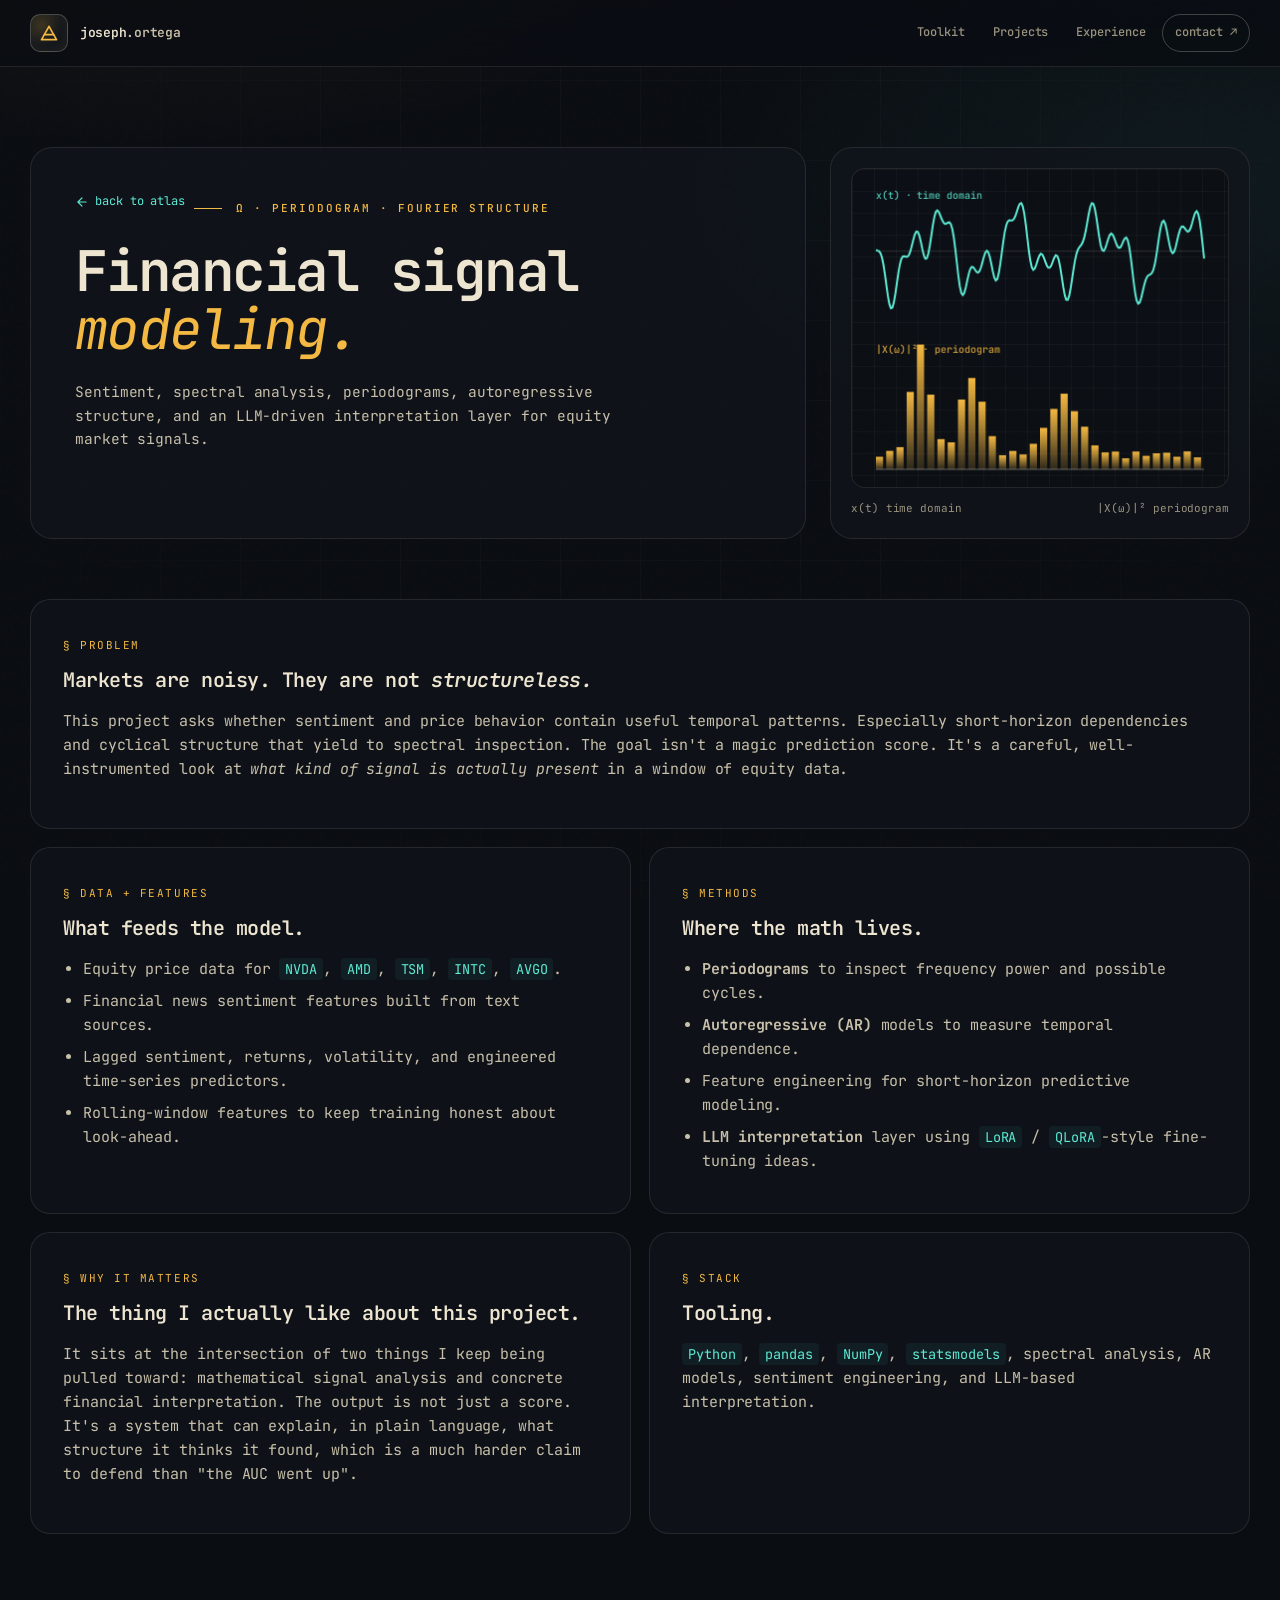
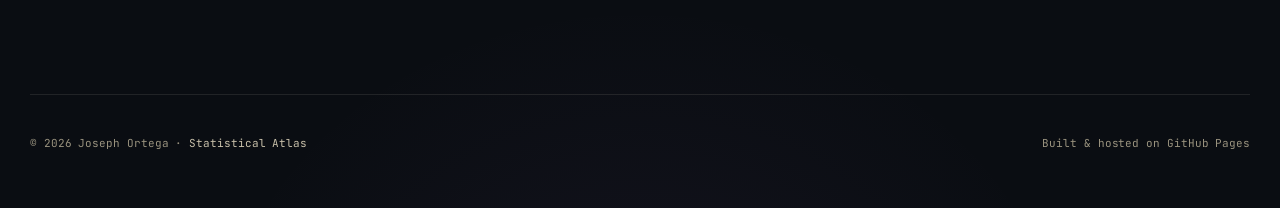
<file: projects/financial-signal-modeling.html>
<!doctype html>
<html lang="en">
<head>
  <meta charset="utf-8" />
  <meta name="viewport" content="width=device-width, initial-scale=1" />
  <title>Financial Signal Modeling · Joseph Ortega</title>
  <meta name="description" content="Sentiment, spectral analysis, periodograms, autoregressive structure, and LLM-generated interpretation for equity market signals." />
  <meta name="theme-color" content="#0a0d12" />
  <link rel="preconnect" href="https://fonts.googleapis.com">
  <link rel="preconnect" href="https://fonts.gstatic.com" crossorigin>
  <link href="https://fonts.googleapis.com/css2?family=JetBrains+Mono:ital,wght@0,400;0,500;0,600;0,700;1,400;1,500;1,600&display=swap" rel="stylesheet">
  <link rel="stylesheet" href="../assets/styles.css" />
</head>
<body>
  <a class="skip-link" href="#main">Skip to content</a>
  <div class="progress" aria-hidden="true"></div>

  <header class="nav">
    <div class="container nav-inner">
      <a class="logo" href="../index.html" aria-label="Joseph Ortega home">
        <span class="logo-mark" aria-hidden="true">
          <svg viewBox="0 0 24 24" fill="none" stroke="currentColor" stroke-width="2" stroke-linecap="round" stroke-linejoin="round">
            <path d="M3 20 L12 4 L21 20 Z" /><path d="M6.5 14 L17.5 14" />
          </svg>
        </span>
        <span><strong>joseph</strong>.ortega</span>
      </a>
      <nav class="nav-links" aria-label="Primary navigation">
        <a href="../index.html#toolkit">Toolkit</a>
        <a href="../index.html#projects">Projects</a>
        <a href="../index.html#experience">Experience</a>
        <a class="nav-cta" href="../index.html#contact">contact ↗</a>
      </nav>
    </div>
  </header>

  <main id="main">

    <section class="proj-hero container">
      <div class="proj-hero-grid">
        <div class="proj-title reveal">
          <a class="back" href="../index.html#projects">
            <svg viewBox="0 0 24 24" width="14" height="14" fill="none" stroke="currentColor" stroke-width="2" stroke-linecap="round" stroke-linejoin="round"><path d="M19 12H5M12 19l-7-7 7-7"/></svg>
            back to atlas
          </a>
          <div class="eyebrow">ω · periodogram · Fourier structure</div>
          <h1>Financial signal <em>modeling.</em></h1>
          <p class="blurb">Sentiment, spectral analysis, periodograms, autoregressive structure, and an LLM-driven interpretation layer for equity market signals.</p>
        </div>
        <aside class="proj-viz reveal" aria-label="Periodogram visualization">
          <canvas data-viz="periodogram"></canvas>
          <div class="legend"><span>x(t) time domain</span><span>|X(ω)|² periodogram</span></div>
        </aside>
      </div>
    </section>

    <section class="section container" style="padding-top: 20px;">
      <div class="case-grid">

        <article class="case-card full reveal">
          <div class="num">§ problem</div>
          <h2>Markets are noisy. They are not <em>structureless.</em></h2>
          <p>This project asks whether sentiment and price behavior contain useful temporal patterns. Especially short-horizon dependencies and cyclical structure that yield to spectral inspection. The goal isn't a magic prediction score. It's a careful, well-instrumented look at <em>what kind of signal is actually present</em> in a window of equity data.</p>
        </article>

        <article class="case-card reveal">
          <div class="num">§ data + features</div>
          <h2>What feeds the model.</h2>
          <ul>
            <li>Equity price data for <code>NVDA</code>, <code>AMD</code>, <code>TSM</code>, <code>INTC</code>, <code>AVGO</code>.</li>
            <li>Financial news sentiment features built from text sources.</li>
            <li>Lagged sentiment, returns, volatility, and engineered time-series predictors.</li>
            <li>Rolling-window features to keep training honest about look-ahead.</li>
          </ul>
        </article>

        <article class="case-card reveal">
          <div class="num">§ methods</div>
          <h2>Where the math lives.</h2>
          <ul>
            <li><strong>Periodograms</strong> to inspect frequency power and possible cycles.</li>
            <li><strong>Autoregressive (AR)</strong> models to measure temporal dependence.</li>
            <li>Feature engineering for short-horizon predictive modeling.</li>
            <li><strong>LLM interpretation</strong> layer using <code>LoRA</code> / <code>QLoRA</code>-style fine-tuning ideas.</li>
          </ul>
        </article>

        <article class="case-card reveal">
          <div class="num">§ why it matters</div>
          <h2>The thing I actually like about this project.</h2>
          <p>It sits at the intersection of two things I keep being pulled toward: mathematical signal analysis and concrete financial interpretation. The output is not just a score. It's a system that can explain, in plain language, what structure it thinks it found, which is a much harder claim to defend than "the AUC went up".</p>
        </article>

        <article class="case-card reveal">
          <div class="num">§ stack</div>
          <h2>Tooling.</h2>
          <p><code>Python</code>, <code>pandas</code>, <code>NumPy</code>, <code>statsmodels</code>, spectral analysis, AR models, sentiment engineering, and LLM-based interpretation.</p>
        </article>

      </div>
    </section>
  </main>

  <footer class="container footer">
    <div>© <span id="year"></span> Joseph Ortega · <a href="../index.html">Statistical Atlas</a></div>
    <div>Built &amp; hosted on GitHub Pages</div>
  </footer>

  <script src="../assets/script.js"></script>
</body>
</html>
</file>
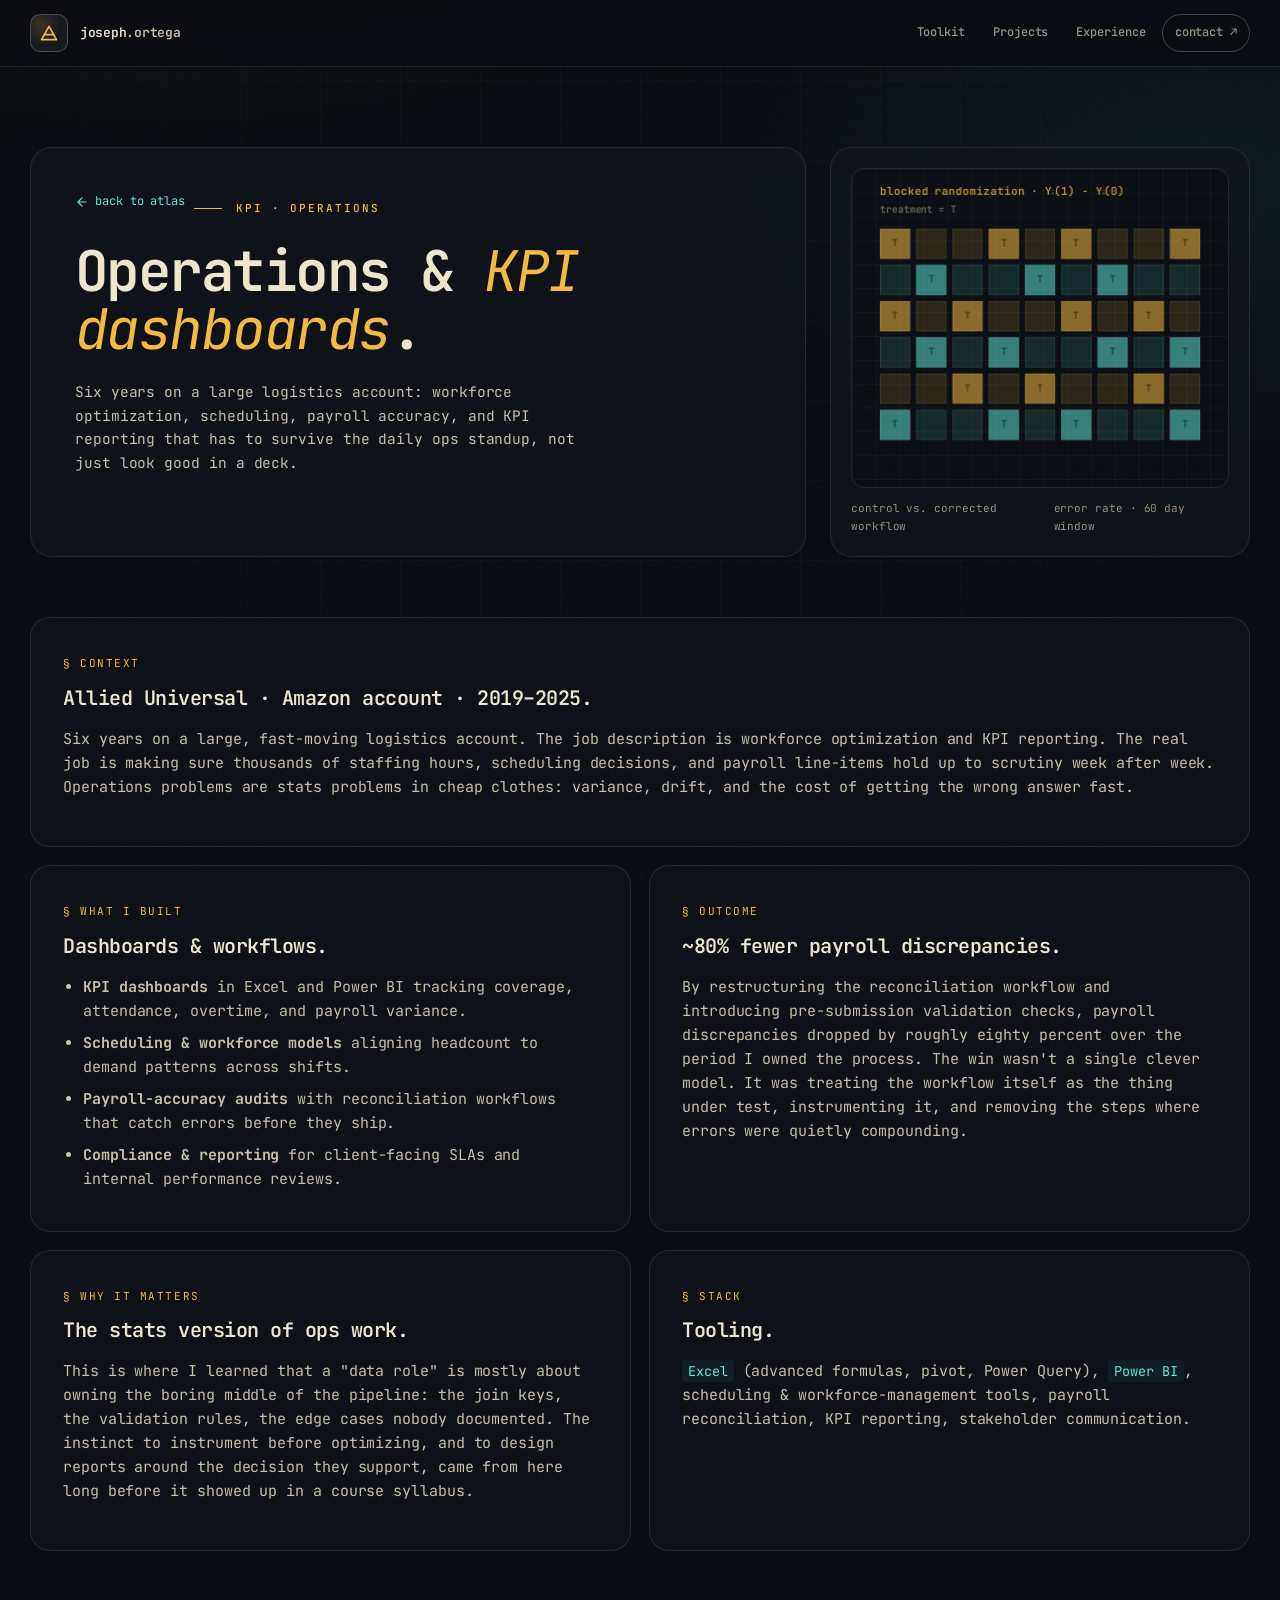
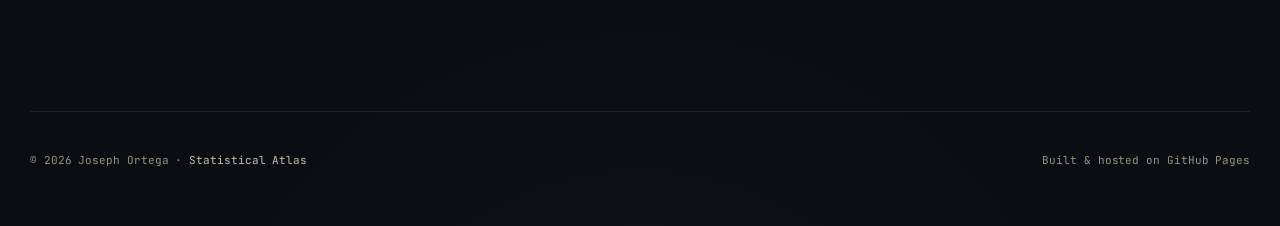
<file: projects/operations-dashboard.html>
<!doctype html>
<html lang="en">
<head>
  <meta charset="utf-8" />
  <meta name="viewport" content="width=device-width, initial-scale=1" />
  <title>Operations & KPI Dashboards · Joseph Ortega</title>
  <meta name="description" content="Six years of workforce optimization, scheduling, payroll-accuracy work, and KPI dashboards on a large logistics account: Allied Universal at Amazon." />
  <meta name="theme-color" content="#0a0d12" />
  <link rel="preconnect" href="https://fonts.googleapis.com">
  <link rel="preconnect" href="https://fonts.gstatic.com" crossorigin>
  <link href="https://fonts.googleapis.com/css2?family=JetBrains+Mono:ital,wght@0,400;0,500;0,600;0,700;1,400;1,500;1,600&display=swap" rel="stylesheet">
  <link rel="stylesheet" href="../assets/styles.css" />
</head>
<body>
  <a class="skip-link" href="#main">Skip to content</a>
  <div class="progress" aria-hidden="true"></div>

  <header class="nav">
    <div class="container nav-inner">
      <a class="logo" href="../index.html" aria-label="Joseph Ortega home">
        <span class="logo-mark" aria-hidden="true">
          <svg viewBox="0 0 24 24" fill="none" stroke="currentColor" stroke-width="2" stroke-linecap="round" stroke-linejoin="round">
            <path d="M3 20 L12 4 L21 20 Z" /><path d="M6.5 14 L17.5 14" />
          </svg>
        </span>
        <span><strong>joseph</strong>.ortega</span>
      </a>
      <nav class="nav-links" aria-label="Primary navigation">
        <a href="../index.html#toolkit">Toolkit</a>
        <a href="../index.html#projects">Projects</a>
        <a href="../index.html#experience">Experience</a>
        <a class="nav-cta" href="../index.html#contact">contact ↗</a>
      </nav>
    </div>
  </header>

  <main id="main">

    <section class="proj-hero container">
      <div class="proj-hero-grid">
        <div class="proj-title reveal">
          <a class="back" href="../index.html#projects">
            <svg viewBox="0 0 24 24" width="14" height="14" fill="none" stroke="currentColor" stroke-width="2" stroke-linecap="round" stroke-linejoin="round"><path d="M19 12H5M12 19l-7-7 7-7"/></svg>
            back to atlas
          </a>
          <div class="eyebrow">KPI · operations</div>
          <h1>Operations &amp; <em>KPI dashboards</em>.</h1>
          <p class="blurb">Six years on a large logistics account: workforce optimization, scheduling, payroll accuracy, and KPI reporting that has to survive the daily ops standup, not just look good in a deck.</p>
        </div>
        <aside class="proj-viz reveal" aria-label="KPI decision viz">
          <canvas data-viz="experiment"></canvas>
          <div class="legend"><span>control vs. corrected workflow</span><span>error rate · 60 day window</span></div>
        </aside>
      </div>
    </section>

    <section class="section container" style="padding-top: 20px;">
      <div class="case-grid">

        <article class="case-card full reveal">
          <div class="num">§ context</div>
          <h2>Allied Universal · Amazon account · 2019–2025.</h2>
          <p>Six years on a large, fast-moving logistics account. The job description is workforce optimization and KPI reporting. The real job is making sure thousands of staffing hours, scheduling decisions, and payroll line-items hold up to scrutiny week after week. Operations problems are stats problems in cheap clothes: variance, drift, and the cost of getting the wrong answer fast.</p>
        </article>

        <article class="case-card reveal">
          <div class="num">§ what I built</div>
          <h2>Dashboards &amp; workflows.</h2>
          <ul>
            <li><strong>KPI dashboards</strong> in Excel and Power BI tracking coverage, attendance, overtime, and payroll variance.</li>
            <li><strong>Scheduling &amp; workforce models</strong> aligning headcount to demand patterns across shifts.</li>
            <li><strong>Payroll-accuracy audits</strong> with reconciliation workflows that catch errors before they ship.</li>
            <li><strong>Compliance &amp; reporting</strong> for client-facing SLAs and internal performance reviews.</li>
          </ul>
        </article>

        <article class="case-card reveal">
          <div class="num">§ outcome</div>
          <h2>~80% fewer payroll discrepancies.</h2>
          <p>By restructuring the reconciliation workflow and introducing pre-submission validation checks, payroll discrepancies dropped by roughly eighty percent over the period I owned the process. The win wasn't a single clever model. It was treating the workflow itself as the thing under test, instrumenting it, and removing the steps where errors were quietly compounding.</p>
        </article>

        <article class="case-card reveal">
          <div class="num">§ why it matters</div>
          <h2>The stats version of ops work.</h2>
          <p>This is where I learned that a "data role" is mostly about owning the boring middle of the pipeline: the join keys, the validation rules, the edge cases nobody documented. The instinct to instrument before optimizing, and to design reports around the decision they support, came from here long before it showed up in a course syllabus.</p>
        </article>

        <article class="case-card reveal">
          <div class="num">§ stack</div>
          <h2>Tooling.</h2>
          <p><code>Excel</code> (advanced formulas, pivot, Power Query), <code>Power BI</code>, scheduling &amp; workforce-management tools, payroll reconciliation, KPI reporting, stakeholder communication.</p>
        </article>

      </div>
    </section>
  </main>

  <footer class="container footer">
    <div>© <span id="year"></span> Joseph Ortega · <a href="../index.html">Statistical Atlas</a></div>
    <div>Built &amp; hosted on GitHub Pages</div>
  </footer>

  <script src="../assets/script.js"></script>
</body>
</html>
</file>
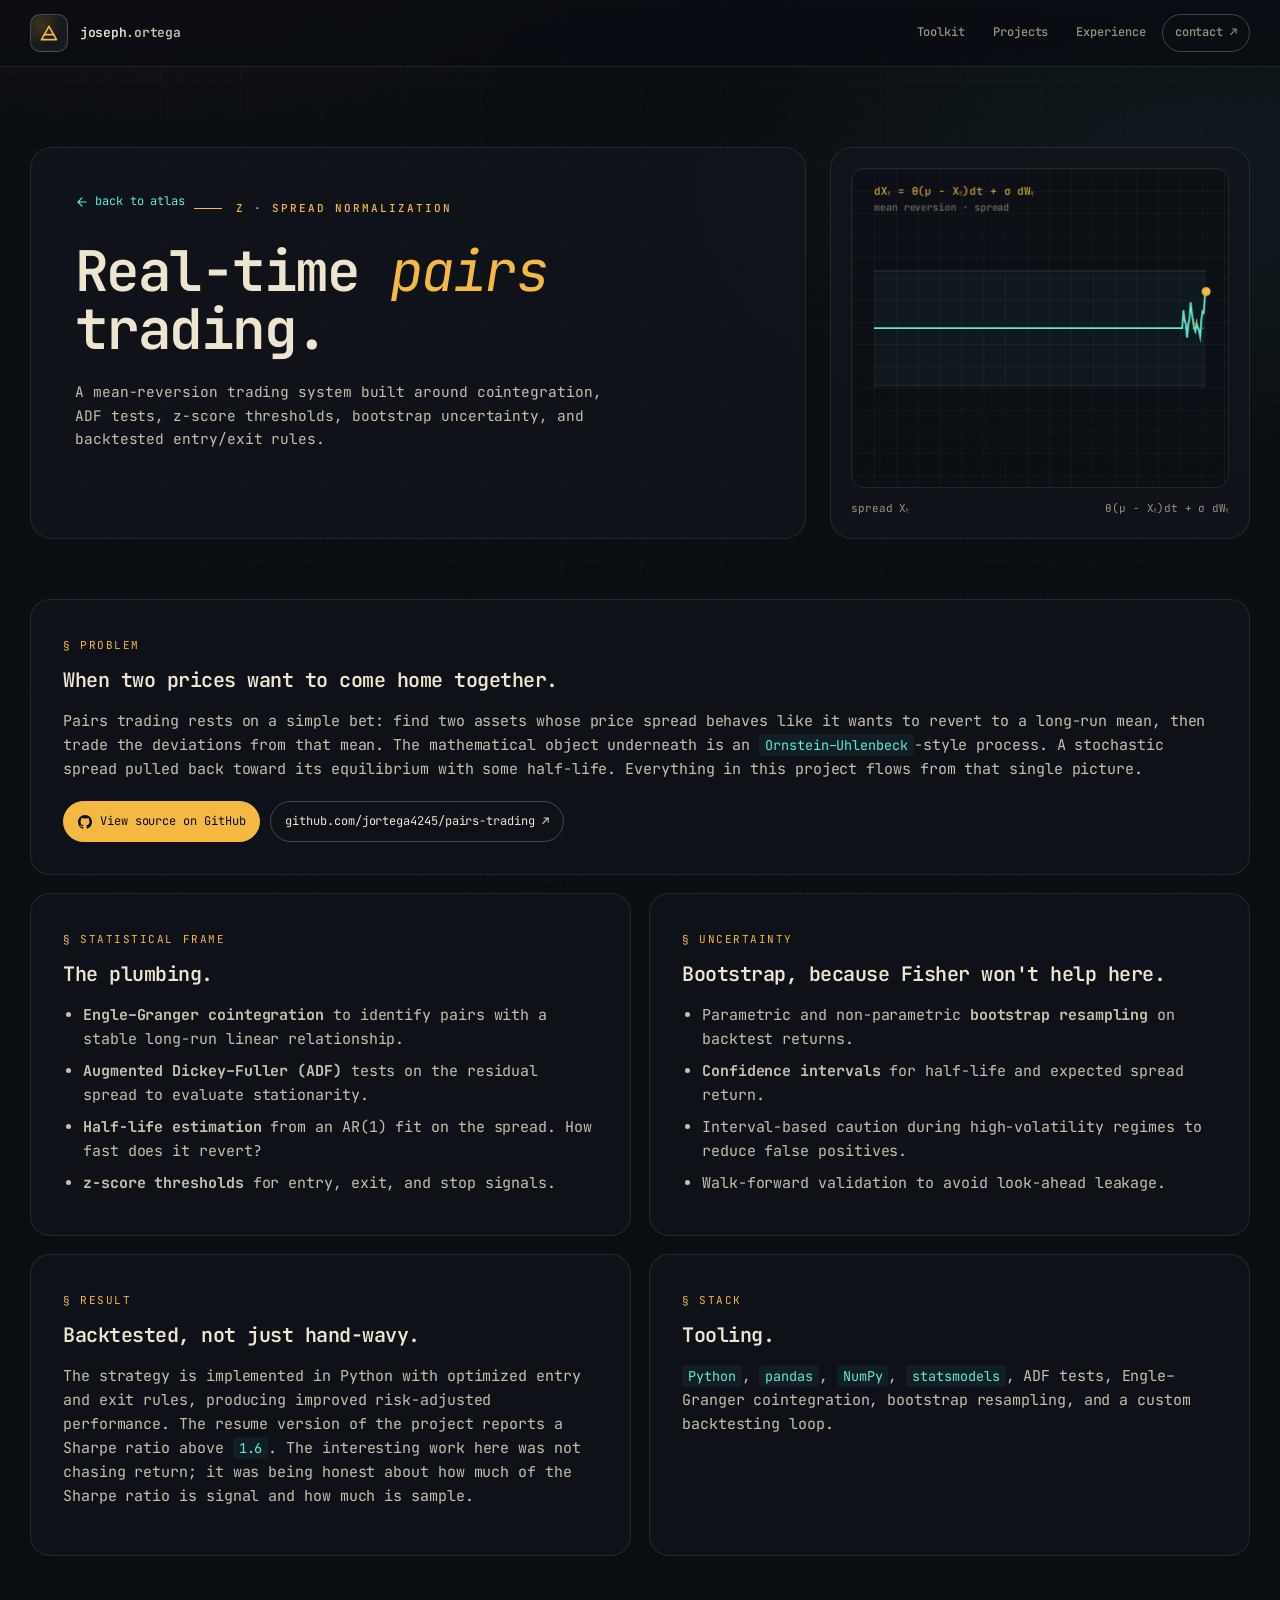
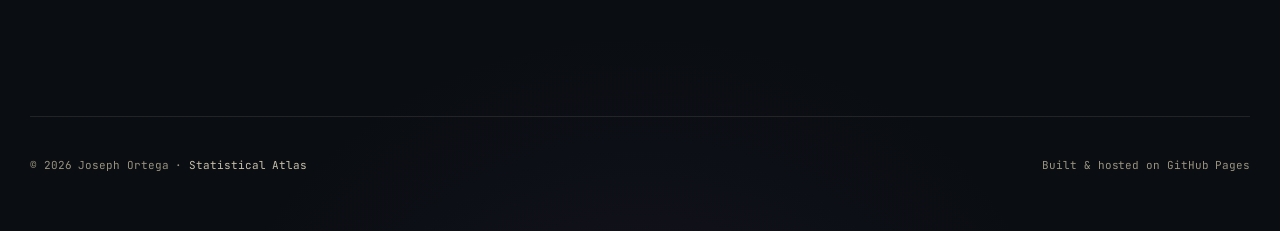
<file: projects/pairs-trading.html>
<!doctype html>
<html lang="en">
<head>
  <meta charset="utf-8" />
  <meta name="viewport" content="width=device-width, initial-scale=1" />
  <title>Real-Time Pairs Trading Strategy · Joseph Ortega</title>
  <meta name="description" content="A mean-reversion trading system built around cointegration, ADF testing, z-score thresholds, bootstrap uncertainty, and backtesting." />
  <meta name="theme-color" content="#0a0d12" />
  <link rel="preconnect" href="https://fonts.googleapis.com">
  <link rel="preconnect" href="https://fonts.gstatic.com" crossorigin>
  <link href="https://fonts.googleapis.com/css2?family=JetBrains+Mono:ital,wght@0,400;0,500;0,600;0,700;1,400;1,500;1,600&display=swap" rel="stylesheet">
  <link rel="stylesheet" href="../assets/styles.css" />
</head>
<body>
  <a class="skip-link" href="#main">Skip to content</a>
  <div class="progress" aria-hidden="true"></div>

  <header class="nav">
    <div class="container nav-inner">
      <a class="logo" href="../index.html" aria-label="Joseph Ortega home">
        <span class="logo-mark" aria-hidden="true">
          <svg viewBox="0 0 24 24" fill="none" stroke="currentColor" stroke-width="2" stroke-linecap="round" stroke-linejoin="round">
            <path d="M3 20 L12 4 L21 20 Z" /><path d="M6.5 14 L17.5 14" />
          </svg>
        </span>
        <span><strong>joseph</strong>.ortega</span>
      </a>
      <nav class="nav-links" aria-label="Primary navigation">
        <a href="../index.html#toolkit">Toolkit</a>
        <a href="../index.html#projects">Projects</a>
        <a href="../index.html#experience">Experience</a>
        <a class="nav-cta" href="../index.html#contact">contact ↗</a>
      </nav>
    </div>
  </header>

  <main id="main">

    <section class="proj-hero container">
      <div class="proj-hero-grid">
        <div class="proj-title reveal">
          <a class="back" href="../index.html#projects">
            <svg viewBox="0 0 24 24" width="14" height="14" fill="none" stroke="currentColor" stroke-width="2" stroke-linecap="round" stroke-linejoin="round"><path d="M19 12H5M12 19l-7-7 7-7"/></svg>
            back to atlas
          </a>
          <div class="eyebrow">z · spread normalization</div>
          <h1>Real-time <em>pairs</em> trading.</h1>
          <p class="blurb">A mean-reversion trading system built around cointegration, ADF tests, z-score thresholds, bootstrap uncertainty, and backtested entry/exit rules.</p>
        </div>
        <aside class="proj-viz reveal" aria-label="Mean reversion visualization">
          <canvas data-viz="ou"></canvas>
          <div class="legend"><span>spread Xₜ</span><span>θ(μ − Xₜ)dt + σ dWₜ</span></div>
        </aside>
      </div>
    </section>

    <section class="section container" style="padding-top: 20px;">
      <div class="case-grid">

        <article class="case-card full reveal">
          <div class="num">§ problem</div>
          <h2>When two prices want to come home together.</h2>
          <p>Pairs trading rests on a simple bet: find two assets whose price spread behaves like it wants to revert to a long-run mean, then trade the deviations from that mean. The mathematical object underneath is an <code>Ornstein–Uhlenbeck</code>-style process. A stochastic spread pulled back toward its equilibrium with some half-life. Everything in this project flows from that single picture.</p>
          <div class="case-links">
            <a class="primary" href="https://github.com/jortega4245/pairs-trading" target="_blank" rel="noopener">
              <svg viewBox="0 0 24 24" fill="currentColor"><path d="M12 0C5.37 0 0 5.37 0 12c0 5.31 3.435 9.795 8.205 11.385.6.105.825-.255.825-.57 0-.285-.015-1.23-.015-2.235-3.015.555-3.795-.735-4.035-1.41-.135-.345-.72-1.41-1.23-1.695-.42-.225-1.02-.78-.015-.795.945-.015 1.62.87 1.845 1.23 1.08 1.815 2.805 1.305 3.495.99.105-.78.42-1.305.765-1.605-2.67-.3-5.46-1.335-5.46-5.925 0-1.305.465-2.385 1.23-3.225-.12-.3-.54-1.53.12-3.18 0 0 1.005-.315 3.3 1.23.96-.27 1.98-.405 3-.405s2.04.135 3 .405c2.295-1.56 3.3-1.23 3.3-1.23.66 1.65.24 2.88.12 3.18.765.84 1.23 1.905 1.23 3.225 0 4.605-2.805 5.625-5.475 5.925.435.375.81 1.095.81 2.22 0 1.605-.015 2.895-.015 3.3 0 .315.225.69.825.57A12.02 12.02 0 0 0 24 12c0-6.63-5.37-12-12-12z"/></svg>
              View source on GitHub
            </a>
            <a href="https://github.com/jortega4245/pairs-trading" target="_blank" rel="noopener">github.com/jortega4245/pairs-trading ↗</a>
          </div>
        </article>

        <article class="case-card reveal">
          <div class="num">§ statistical frame</div>
          <h2>The plumbing.</h2>
          <ul>
            <li><strong>Engle–Granger cointegration</strong> to identify pairs with a stable long-run linear relationship.</li>
            <li><strong>Augmented Dickey–Fuller (ADF)</strong> tests on the residual spread to evaluate stationarity.</li>
            <li><strong>Half-life estimation</strong> from an AR(1) fit on the spread. How fast does it revert?</li>
            <li><strong>z-score thresholds</strong> for entry, exit, and stop signals.</li>
          </ul>
        </article>

        <article class="case-card reveal">
          <div class="num">§ uncertainty</div>
          <h2>Bootstrap, because Fisher won't help here.</h2>
          <ul>
            <li>Parametric and non-parametric <strong>bootstrap resampling</strong> on backtest returns.</li>
            <li><strong>Confidence intervals</strong> for half-life and expected spread return.</li>
            <li>Interval-based caution during high-volatility regimes to reduce false positives.</li>
            <li>Walk-forward validation to avoid look-ahead leakage.</li>
          </ul>
        </article>

        <article class="case-card reveal">
          <div class="num">§ result</div>
          <h2>Backtested, not just hand-wavy.</h2>
          <p>The strategy is implemented in Python with optimized entry and exit rules, producing improved risk-adjusted performance. The resume version of the project reports a Sharpe ratio above <code>1.6</code>. The interesting work here was not chasing return; it was being honest about how much of the Sharpe ratio is signal and how much is sample.</p>
        </article>

        <article class="case-card reveal">
          <div class="num">§ stack</div>
          <h2>Tooling.</h2>
          <p><code>Python</code>, <code>pandas</code>, <code>NumPy</code>, <code>statsmodels</code>, ADF tests, Engle–Granger cointegration, bootstrap resampling, and a custom backtesting loop.</p>
        </article>

      </div>
    </section>
  </main>

  <footer class="container footer">
    <div>© <span id="year"></span> Joseph Ortega · <a href="../index.html">Statistical Atlas</a></div>
    <div>Built &amp; hosted on GitHub Pages</div>
  </footer>

  <script src="../assets/script.js"></script>
</body>
</html>
</file>
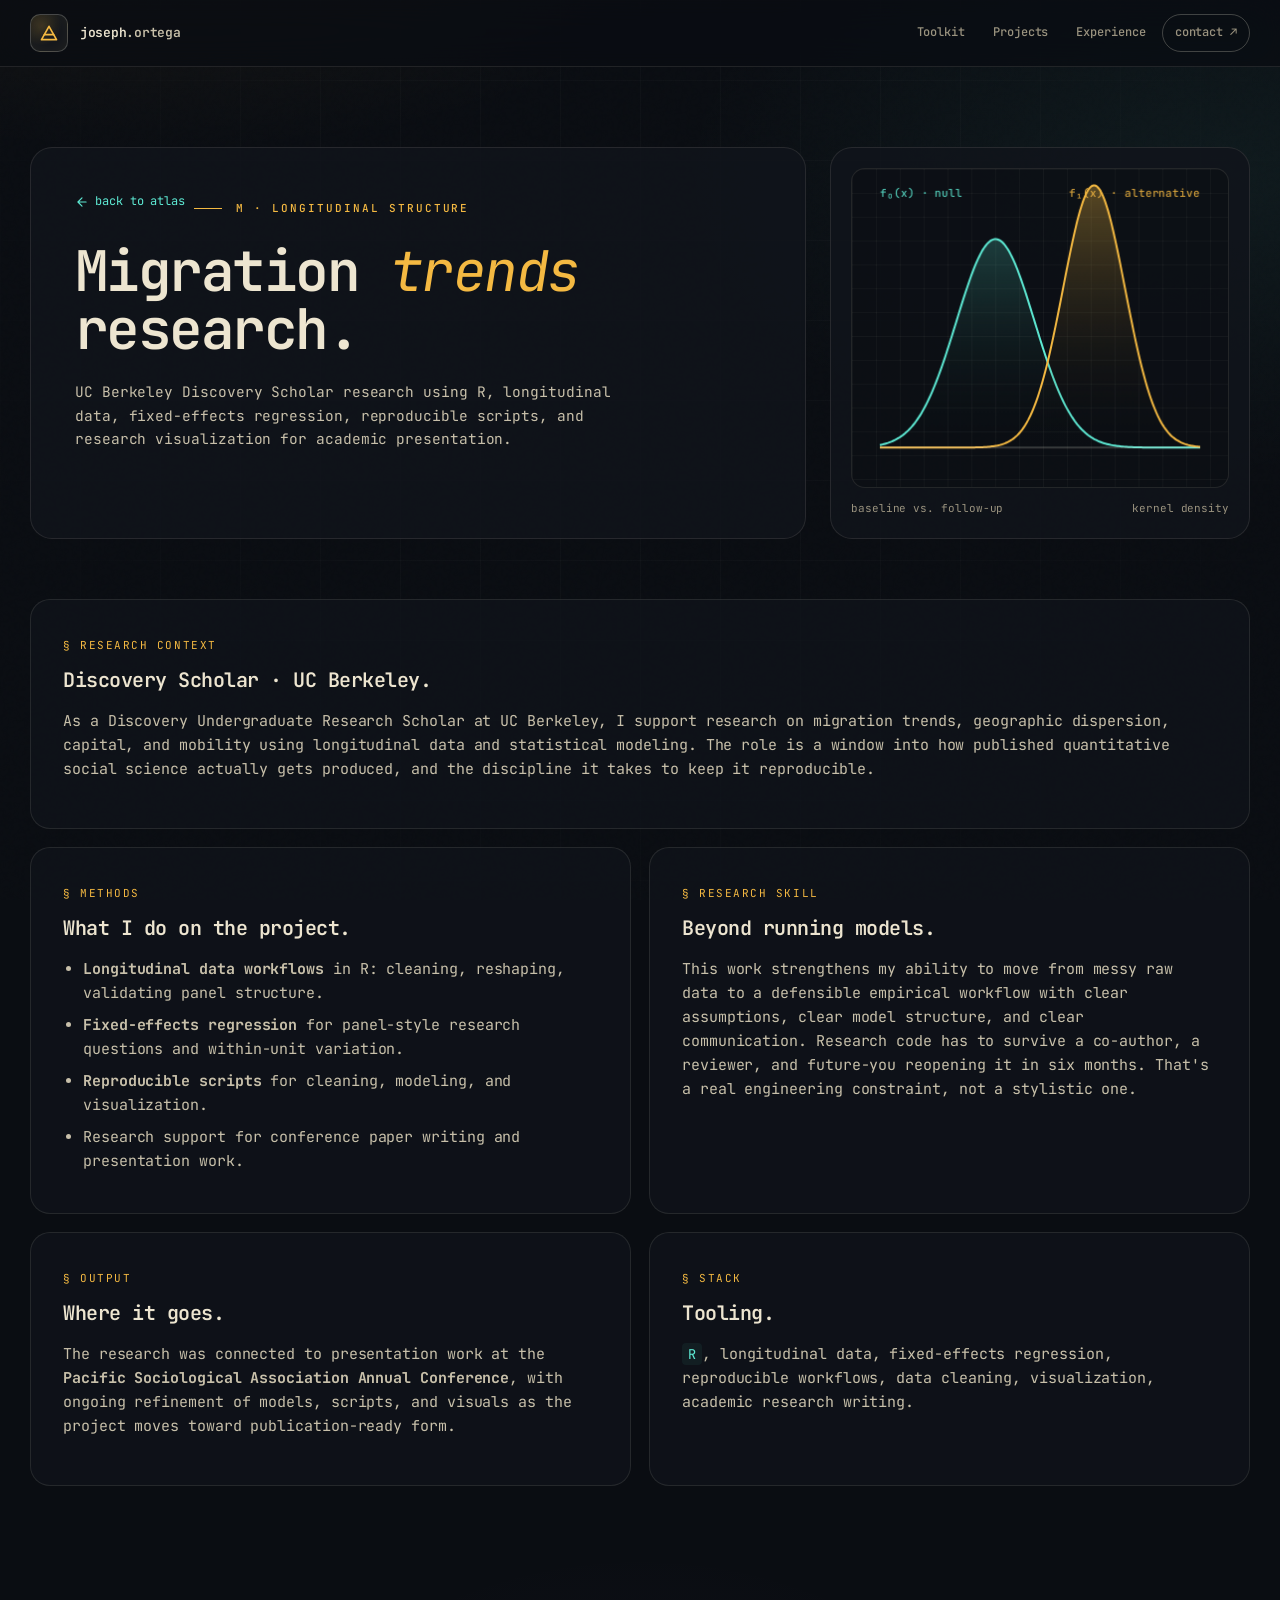
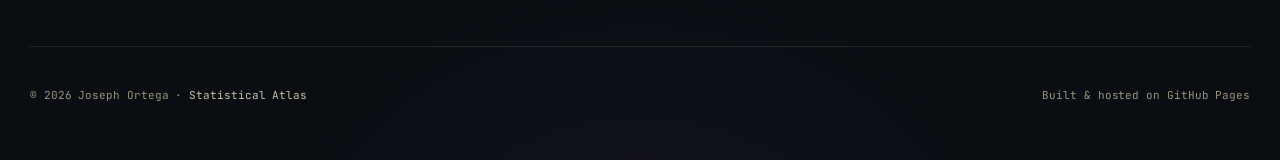
<file: projects/research-migration.html>
<!doctype html>
<html lang="en">
<head>
  <meta charset="utf-8" />
  <meta name="viewport" content="width=device-width, initial-scale=1" />
  <title>Migration Trends Research · Joseph Ortega</title>
  <meta name="description" content="UC Berkeley research work using R, longitudinal data, fixed-effects regression, reproducible scripts, and research visualization." />
  <meta name="theme-color" content="#0a0d12" />
  <link rel="preconnect" href="https://fonts.googleapis.com">
  <link rel="preconnect" href="https://fonts.gstatic.com" crossorigin>
  <link href="https://fonts.googleapis.com/css2?family=JetBrains+Mono:ital,wght@0,400;0,500;0,600;0,700;1,400;1,500;1,600&display=swap" rel="stylesheet">
  <link rel="stylesheet" href="../assets/styles.css" />
</head>
<body>
  <a class="skip-link" href="#main">Skip to content</a>
  <div class="progress" aria-hidden="true"></div>

  <header class="nav">
    <div class="container nav-inner">
      <a class="logo" href="../index.html" aria-label="Joseph Ortega home">
        <span class="logo-mark" aria-hidden="true">
          <svg viewBox="0 0 24 24" fill="none" stroke="currentColor" stroke-width="2" stroke-linecap="round" stroke-linejoin="round">
            <path d="M3 20 L12 4 L21 20 Z" /><path d="M6.5 14 L17.5 14" />
          </svg>
        </span>
        <span><strong>joseph</strong>.ortega</span>
      </a>
      <nav class="nav-links" aria-label="Primary navigation">
        <a href="../index.html#toolkit">Toolkit</a>
        <a href="../index.html#projects">Projects</a>
        <a href="../index.html#experience">Experience</a>
        <a class="nav-cta" href="../index.html#contact">contact ↗</a>
      </nav>
    </div>
  </header>

  <main id="main">

    <section class="proj-hero container">
      <div class="proj-hero-grid">
        <div class="proj-title reveal">
          <a class="back" href="../index.html#projects">
            <svg viewBox="0 0 24 24" width="14" height="14" fill="none" stroke="currentColor" stroke-width="2" stroke-linecap="round" stroke-linejoin="round"><path d="M19 12H5M12 19l-7-7 7-7"/></svg>
            back to atlas
          </a>
          <div class="eyebrow">μ · longitudinal structure</div>
          <h1>Migration <em>trends</em> research.</h1>
          <p class="blurb">UC Berkeley Discovery Scholar research using R, longitudinal data, fixed-effects regression, reproducible scripts, and research visualization for academic presentation.</p>
        </div>
        <aside class="proj-viz reveal" aria-label="Distribution comparison">
          <canvas data-viz="distribution"></canvas>
          <div class="legend"><span>baseline vs. follow-up</span><span>kernel density</span></div>
        </aside>
      </div>
    </section>

    <section class="section container" style="padding-top: 20px;">
      <div class="case-grid">

        <article class="case-card full reveal">
          <div class="num">§ research context</div>
          <h2>Discovery Scholar · UC Berkeley.</h2>
          <p>As a Discovery Undergraduate Research Scholar at UC Berkeley, I support research on migration trends, geographic dispersion, capital, and mobility using longitudinal data and statistical modeling. The role is a window into how published quantitative social science actually gets produced, and the discipline it takes to keep it reproducible.</p>
        </article>

        <article class="case-card reveal">
          <div class="num">§ methods</div>
          <h2>What I do on the project.</h2>
          <ul>
            <li><strong>Longitudinal data workflows</strong> in R: cleaning, reshaping, validating panel structure.</li>
            <li><strong>Fixed-effects regression</strong> for panel-style research questions and within-unit variation.</li>
            <li><strong>Reproducible scripts</strong> for cleaning, modeling, and visualization.</li>
            <li>Research support for conference paper writing and presentation work.</li>
          </ul>
        </article>

        <article class="case-card reveal">
          <div class="num">§ research skill</div>
          <h2>Beyond running models.</h2>
          <p>This work strengthens my ability to move from messy raw data to a defensible empirical workflow with clear assumptions, clear model structure, and clear communication. Research code has to survive a co-author, a reviewer, and future-you reopening it in six months. That's a real engineering constraint, not a stylistic one.</p>
        </article>

        <article class="case-card reveal">
          <div class="num">§ output</div>
          <h2>Where it goes.</h2>
          <p>The research was connected to presentation work at the <strong>Pacific Sociological Association Annual Conference</strong>, with ongoing refinement of models, scripts, and visuals as the project moves toward publication-ready form.</p>
        </article>

        <article class="case-card reveal">
          <div class="num">§ stack</div>
          <h2>Tooling.</h2>
          <p><code>R</code>, longitudinal data, fixed-effects regression, reproducible workflows, data cleaning, visualization, academic research writing.</p>
        </article>

      </div>
    </section>
  </main>

  <footer class="container footer">
    <div>© <span id="year"></span> Joseph Ortega · <a href="../index.html">Statistical Atlas</a></div>
    <div>Built &amp; hosted on GitHub Pages</div>
  </footer>

  <script src="../assets/script.js"></script>
</body>
</html>
</file>
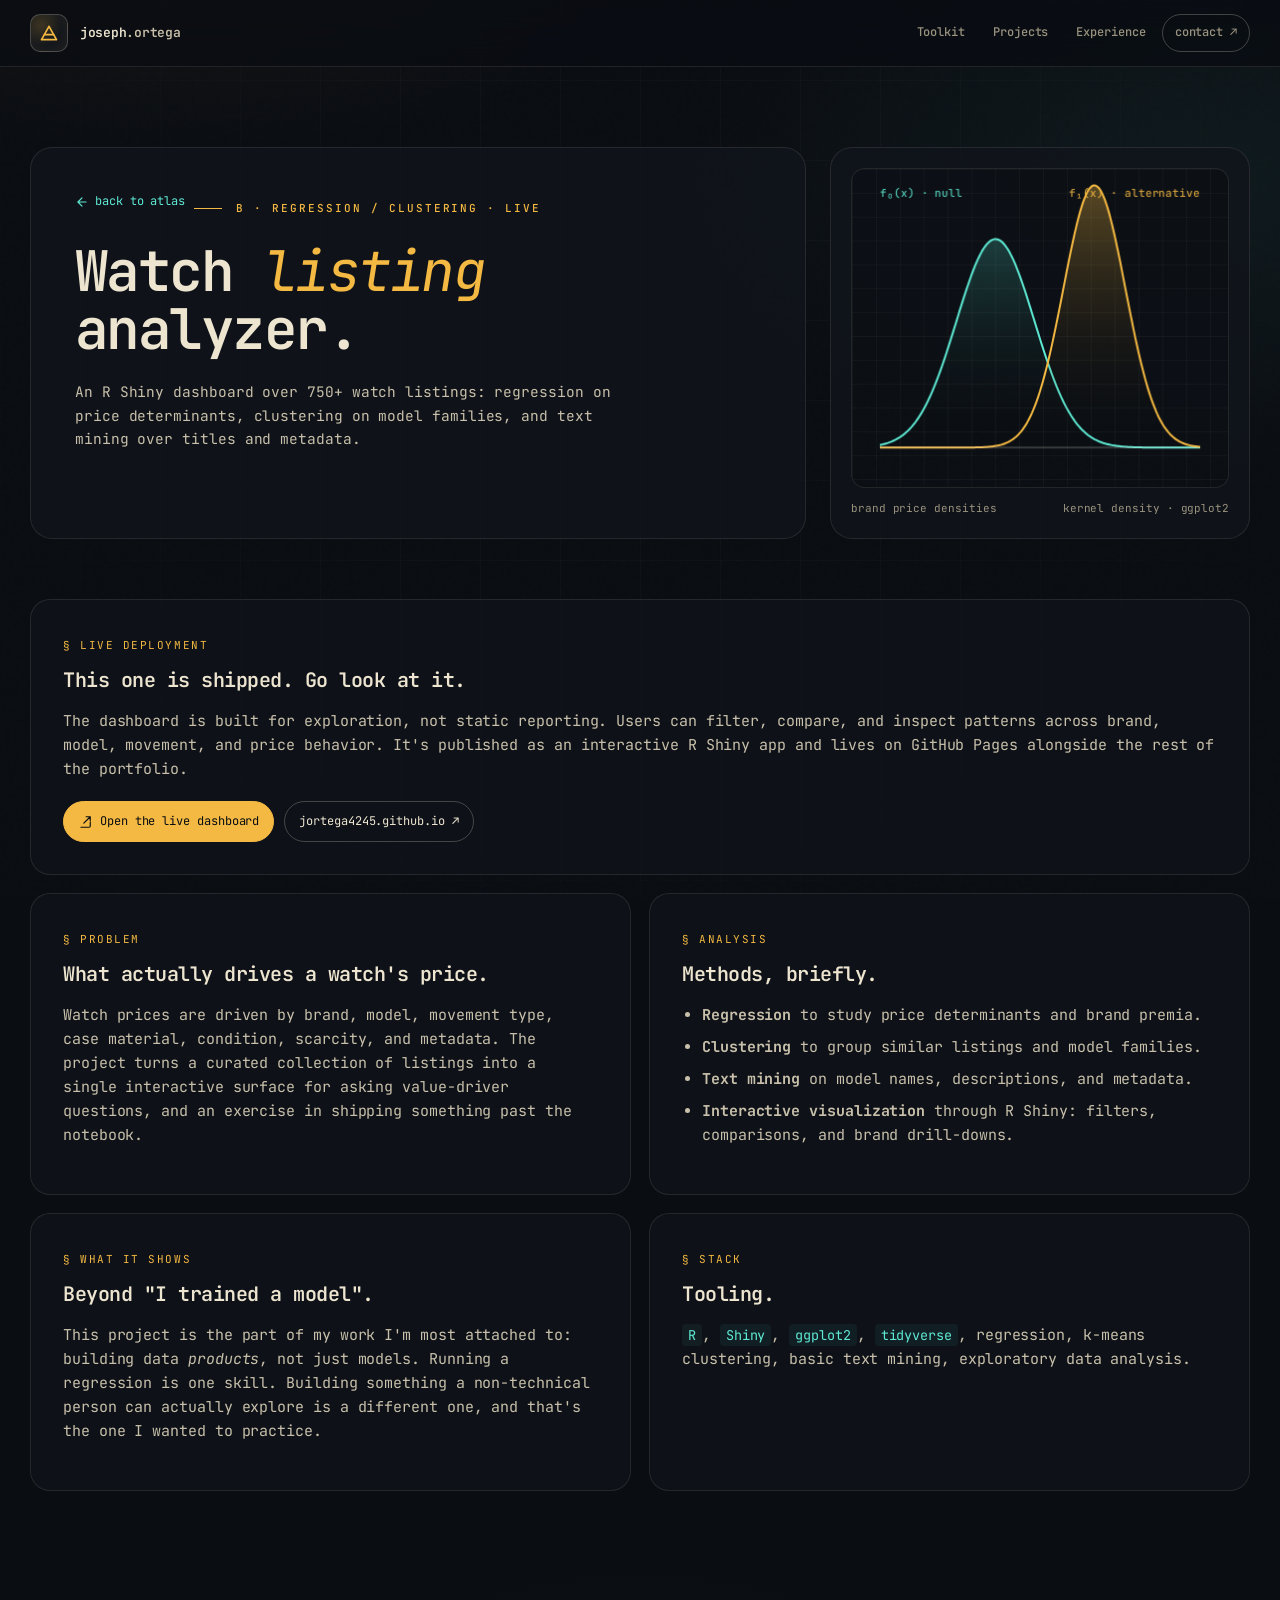
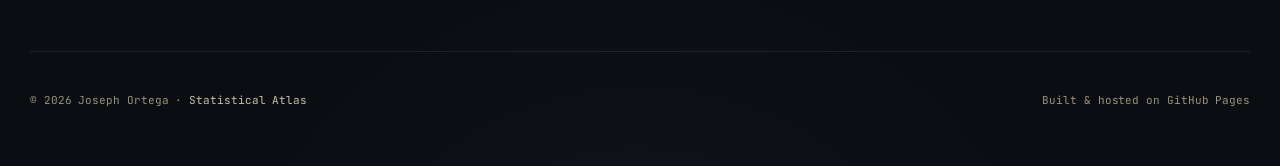
<file: projects/watch-dashboard.html>
<!doctype html>
<html lang="en">
<head>
  <meta charset="utf-8" />
  <meta name="viewport" content="width=device-width, initial-scale=1" />
  <title>Watch Listing Analyzer · Joseph Ortega</title>
  <meta name="description" content="An R Shiny dashboard using regression, clustering, text mining, and visualization to analyze 750+ watch listings. Live deployment." />
  <meta name="theme-color" content="#0a0d12" />
  <link rel="preconnect" href="https://fonts.googleapis.com">
  <link rel="preconnect" href="https://fonts.gstatic.com" crossorigin>
  <link href="https://fonts.googleapis.com/css2?family=JetBrains+Mono:ital,wght@0,400;0,500;0,600;0,700;1,400;1,500;1,600&display=swap" rel="stylesheet">
  <link rel="stylesheet" href="../assets/styles.css" />
</head>
<body>
  <a class="skip-link" href="#main">Skip to content</a>
  <div class="progress" aria-hidden="true"></div>

  <header class="nav">
    <div class="container nav-inner">
      <a class="logo" href="../index.html" aria-label="Joseph Ortega home">
        <span class="logo-mark" aria-hidden="true">
          <svg viewBox="0 0 24 24" fill="none" stroke="currentColor" stroke-width="2" stroke-linecap="round" stroke-linejoin="round">
            <path d="M3 20 L12 4 L21 20 Z" /><path d="M6.5 14 L17.5 14" />
          </svg>
        </span>
        <span><strong>joseph</strong>.ortega</span>
      </a>
      <nav class="nav-links" aria-label="Primary navigation">
        <a href="../index.html#toolkit">Toolkit</a>
        <a href="../index.html#projects">Projects</a>
        <a href="../index.html#experience">Experience</a>
        <a class="nav-cta" href="../index.html#contact">contact ↗</a>
      </nav>
    </div>
  </header>

  <main id="main">

    <section class="proj-hero container">
      <div class="proj-hero-grid">
        <div class="proj-title reveal">
          <a class="back" href="../index.html#projects">
            <svg viewBox="0 0 24 24" width="14" height="14" fill="none" stroke="currentColor" stroke-width="2" stroke-linecap="round" stroke-linejoin="round"><path d="M19 12H5M12 19l-7-7 7-7"/></svg>
            back to atlas
          </a>
          <div class="eyebrow">β · regression / clustering · live</div>
          <h1>Watch <em>listing</em> analyzer.</h1>
          <p class="blurb">An R Shiny dashboard over 750+ watch listings: regression on price determinants, clustering on model families, and text mining over titles and metadata.</p>
        </div>
        <aside class="proj-viz reveal" aria-label="Distribution visualization">
          <canvas data-viz="distribution"></canvas>
          <div class="legend"><span>brand price densities</span><span>kernel density · ggplot2</span></div>
        </aside>
      </div>
    </section>

    <section class="section container" style="padding-top: 20px;">
      <div class="case-grid">

        <article class="case-card full reveal">
          <div class="num">§ live deployment</div>
          <h2>This one is shipped. Go look at it.</h2>
          <p>The dashboard is built for exploration, not static reporting. Users can filter, compare, and inspect patterns across brand, model, movement, and price behavior. It's published as an interactive R Shiny app and lives on GitHub Pages alongside the rest of the portfolio.</p>
          <div class="case-links">
            <a class="primary" href="https://jortega4245.github.io/" target="_blank" rel="noopener">
              <svg viewBox="0 0 24 24" fill="none" stroke="currentColor" stroke-width="2" stroke-linecap="round" stroke-linejoin="round"><path d="M14 3h7v7M10 14L21 3M5 21h14a2 2 0 0 0 2-2v-7"/></svg>
              Open the live dashboard
            </a>
            <a href="https://jortega4245.github.io/" target="_blank" rel="noopener">jortega4245.github.io ↗</a>
          </div>
        </article>

        <article class="case-card reveal">
          <div class="num">§ problem</div>
          <h2>What actually drives a watch's price.</h2>
          <p>Watch prices are driven by brand, model, movement type, case material, condition, scarcity, and metadata. The project turns a curated collection of listings into a single interactive surface for asking value-driver questions, and an exercise in shipping something past the notebook.</p>
        </article>

        <article class="case-card reveal">
          <div class="num">§ analysis</div>
          <h2>Methods, briefly.</h2>
          <ul>
            <li><strong>Regression</strong> to study price determinants and brand premia.</li>
            <li><strong>Clustering</strong> to group similar listings and model families.</li>
            <li><strong>Text mining</strong> on model names, descriptions, and metadata.</li>
            <li><strong>Interactive visualization</strong> through R Shiny: filters, comparisons, and brand drill-downs.</li>
          </ul>
        </article>

        <article class="case-card reveal">
          <div class="num">§ what it shows</div>
          <h2>Beyond "I trained a model".</h2>
          <p>This project is the part of my work I'm most attached to: building data <em>products</em>, not just models. Running a regression is one skill. Building something a non-technical person can actually explore is a different one, and that's the one I wanted to practice.</p>
        </article>

        <article class="case-card reveal">
          <div class="num">§ stack</div>
          <h2>Tooling.</h2>
          <p><code>R</code>, <code>Shiny</code>, <code>ggplot2</code>, <code>tidyverse</code>, regression, k-means clustering, basic text mining, exploratory data analysis.</p>
        </article>

      </div>
    </section>
  </main>

  <footer class="container footer">
    <div>© <span id="year"></span> Joseph Ortega · <a href="../index.html">Statistical Atlas</a></div>
    <div>Built &amp; hosted on GitHub Pages</div>
  </footer>

  <script src="../assets/script.js"></script>
</body>
</html>
</file>
<file: assets/styles.css>
/* ─────────────────────────────────────────────────────────────
   Joseph Ortega · Statistical Atlas
   Aesthetic: editorial research notebook × quant lab terminal
   ───────────────────────────────────────────────────────────── */

:root {
  /* surfaces */
  --ink:        #0a0d12;
  --ink-2:      #11151c;
  --ink-3:      #161b23;
  --ink-4:      #1c2230;
  --paper:      #f3ecd9;
  --paper-2:    #e9e0c4;
  --paper-3:    #d9cfae;

  /* rules */
  --rule:           rgba(243, 236, 217, 0.10);
  --rule-strong:    rgba(243, 236, 217, 0.24);
  --rule-amber:     rgba(244, 185, 66, 0.32);
  --paper-rule:     rgba(10, 13, 18, 0.12);
  --paper-rule-strong: rgba(10, 13, 18, 0.28);

  /* text */
  --text:       #ede5d0;
  --text-soft:  #c8c0aa;
  --text-mute:  #9a937f;
  --ink-text:   #0e1219;
  --ink-mute:   #514a35;

  /* accents */
  --amber:      #f4b942;
  --amber-deep: #d09314;
  --cyan:       #5eead4;
  --cyan-deep:  #2dc6a8;
  --rose:       #ed6a5a;
  --plum:       #9b6cc6;
  --moss:       #a3b97f;

  /* type · single mono stack throughout */
  --mono:  "JetBrains Mono", "IBM Plex Mono", ui-monospace, SFMono-Regular, Menlo, Consolas, monospace;
  --serif: var(--mono);
  --sans:  var(--mono);

  --max:   1220px;
  --max-narrow: 980px;
  --shadow-lg: 0 30px 80px -20px rgba(0, 0, 0, 0.55);
  --shadow-md: 0 16px 40px -12px rgba(0, 0, 0, 0.45);
}

/* ── reset ── */
*, *::before, *::after { box-sizing: border-box; }
html { scroll-behavior: smooth; }
html, body { margin: 0; padding: 0; }
img, svg, canvas { max-width: 100%; display: block; }
a { color: inherit; text-decoration: none; }
button { font: inherit; cursor: pointer; }

body {
  min-height: 100vh;
  color: var(--text);
  font-family: var(--mono);
  font-size: 15px;
  line-height: 1.62;
  letter-spacing: -0.005em;
  background: var(--ink);
  background-image:
    radial-gradient(1200px 600px at 12% -10%, rgba(244, 185, 66, 0.08), transparent 55%),
    radial-gradient(900px 500px at 95% 10%, rgba(94, 234, 212, 0.06), transparent 60%),
    radial-gradient(800px 700px at 50% 110%, rgba(155, 108, 198, 0.07), transparent 55%);
  overflow-x: hidden;
  -webkit-font-smoothing: antialiased;
  -moz-osx-font-smoothing: grayscale;
}

body::before {
  content: "";
  position: fixed;
  inset: 0;
  pointer-events: none;
  z-index: -1;
  background-image:
    linear-gradient(rgba(243, 236, 217, 0.025) 1px, transparent 1px),
    linear-gradient(90deg, rgba(243, 236, 217, 0.025) 1px, transparent 1px);
  background-size: 80px 80px;
  mask-image: radial-gradient(circle at 50% 35%, black 0 40%, transparent 90%);
}

body::after {
  content: "";
  position: fixed;
  inset: 0;
  z-index: -1;
  pointer-events: none;
  background-image: url("data:image/svg+xml,%3Csvg viewBox='0 0 200 200' xmlns='http://www.w3.org/2000/svg'%3E%3Cfilter id='n'%3E%3CfeTurbulence type='fractalNoise' baseFrequency='0.85' numOctaves='2' /%3E%3C/filter%3E%3Crect width='100%25' height='100%25' filter='url(%23n)' opacity='0.5'/%3E%3C/svg%3E");
  opacity: 0.045;
  mix-blend-mode: overlay;
}

/* ── containers ── */
.container { width: min(var(--max), calc(100% - 40px)); margin: 0 auto; }
.container-narrow { width: min(var(--max-narrow), calc(100% - 40px)); margin: 0 auto; }

/* ── skip & progress ── */
.skip-link {
  position: absolute; left: 20px; top: -60px; z-index: 999;
  background: var(--amber); color: var(--ink);
  padding: 10px 14px; border-radius: 999px; font-family: var(--mono); font-size: 12px;
}
.skip-link:focus { top: 18px; }

.progress {
  position: fixed; top: 0; left: 0; height: 2px; width: 0; z-index: 1000;
  background: linear-gradient(90deg, var(--amber), var(--cyan));
}

/* ── nav ── */
.nav {
  position: sticky; top: 0; z-index: 100;
  backdrop-filter: blur(18px) saturate(140%);
  background: rgba(10, 13, 18, 0.74);
  border-bottom: 1px solid var(--rule);
}
.nav-inner {
  display: flex; align-items: center; justify-content: space-between; gap: 24px;
  padding: 14px 0;
}
.logo {
  display: inline-flex; align-items: center; gap: 12px;
  font-family: var(--mono); font-weight: 600; font-size: 13px;
  letter-spacing: -0.02em;
}
.logo-mark {
  width: 38px; height: 38px;
  display: grid; place-items: center;
  border: 1px solid var(--rule-strong); border-radius: 10px;
  color: var(--amber); font-size: 18px;
  background:
    radial-gradient(circle at 30% 30%, rgba(244,185,66,0.18), transparent 55%),
    rgba(22, 27, 35, 0.6);
  box-shadow: inset 0 0 20px rgba(244, 185, 66, 0.08);
}
.logo-mark svg { width: 20px; height: 20px; }
.logo span:last-child { color: var(--text-soft); }
.logo strong { color: var(--text); font-weight: 600; }

.nav-links {
  display: flex; align-items: center; gap: 4px; flex-wrap: wrap;
}
.nav-links a {
  font-family: var(--mono); font-size: 12px; font-weight: 500;
  color: var(--text-mute);
  padding: 8px 12px; border-radius: 999px;
  transition: color .2s, background .2s;
}
.nav-links a:hover { color: var(--text); background: rgba(244, 185, 66, 0.08); }

.nav-cta {
  display: inline-flex; align-items: center; gap: 6px;
  border: 1px solid var(--rule-strong);
  padding: 7px 12px; border-radius: 999px;
  font-family: var(--mono); font-size: 11px; color: var(--text);
}
.nav-cta:hover { border-color: var(--amber); color: var(--amber); }

/* ── HERO ── */
.hero { padding: 88px 0 96px; position: relative; }
.hero-grid {
  display: grid;
  grid-template-columns: 1.15fr 0.85fr;
  gap: 48px;
  align-items: center;
}

.eyebrow {
  display: inline-flex; align-items: center; gap: 14px;
  margin-bottom: 26px;
  font-family: var(--mono); font-size: 11px; font-weight: 500;
  letter-spacing: 0.18em; text-transform: uppercase;
  color: var(--amber);
}
.eyebrow::before {
  content: ""; width: 28px; height: 1px; background: var(--amber);
}

h1 {
  margin: 0;
  font-family: var(--mono);
  font-weight: 600;
  font-size: clamp(40px, 6.2vw, 80px);
  line-height: 1.02;
  letter-spacing: -0.045em;
  max-width: 22ch;
}
h1 em {
  font-style: italic; font-weight: 400;
  color: var(--amber);
}
h1 .accent { color: var(--cyan); font-style: italic; font-weight: 500; }

.hero-copy {
  margin: 30px 0 0;
  max-width: 560px;
  color: var(--text-soft);
  font-family: var(--mono);
  font-size: clamp(15px, 1.5vw, 18px);
  font-weight: 400;
  line-height: 1.55;
  letter-spacing: -0.005em;
}
.hero-copy strong { color: var(--text); font-weight: 600; }

.hero-meta {
  display: flex; flex-wrap: wrap; gap: 22px;
  margin-top: 30px;
  font-family: var(--mono); font-size: 11px;
  color: var(--text-mute);
  letter-spacing: 0.04em;
}
.hero-meta span { display: inline-flex; align-items: center; gap: 8px; }
.hero-meta span::before {
  content: ""; width: 5px; height: 5px; border-radius: 50%; background: var(--cyan);
  box-shadow: 0 0 8px var(--cyan);
}
.hero-meta span:nth-child(2)::before { background: var(--amber); box-shadow: 0 0 8px var(--amber); }
.hero-meta span:nth-child(3)::before { background: var(--rose); box-shadow: 0 0 8px var(--rose); }
.hero-meta span:nth-child(4)::before { background: var(--plum); box-shadow: 0 0 8px var(--plum); }

.actions {
  display: flex; flex-wrap: wrap; gap: 10px;
  margin-top: 36px;
}

.btn {
  display: inline-flex; align-items: center; gap: 8px;
  padding: 12px 18px; border-radius: 999px;
  border: 1px solid var(--rule-strong);
  background: rgba(243, 236, 217, 0.03);
  color: var(--text);
  font-family: var(--mono); font-size: 12px; font-weight: 500;
  letter-spacing: 0.02em;
  transition: transform .18s, border-color .18s, background .18s, color .18s;
}
.btn:hover {
  transform: translateY(-1px);
  border-color: var(--amber);
  background: rgba(244, 185, 66, 0.08);
}
.btn.primary {
  color: var(--ink); background: var(--amber); border-color: var(--amber);
}
.btn.primary:hover { background: #ffc859; border-color: #ffc859; }
.btn.ghost { background: transparent; }
.btn svg { width: 14px; height: 14px; }

/* ── HERO LAB (right side) ── */
.lab {
  position: relative;
  border: 1px solid var(--rule-strong);
  border-radius: 24px;
  background:
    linear-gradient(155deg, rgba(244,185,66,0.04), transparent 40%),
    rgba(17, 21, 28, 0.85);
  box-shadow: var(--shadow-lg);
  overflow: hidden;
}
.lab-bar {
  display: flex; align-items: center; justify-content: space-between;
  padding: 12px 18px;
  border-bottom: 1px solid var(--rule);
  background: rgba(10, 13, 18, 0.5);
  font-family: var(--mono); font-size: 11px; color: var(--text-mute);
  letter-spacing: 0.03em;
}
.lab-bar .dots { display: inline-flex; gap: 6px; }
.lab-bar .dots i {
  width: 8px; height: 8px; border-radius: 50%; background: var(--text-mute);
  display: inline-block;
}
.lab-bar .dots i:nth-child(1) { background: var(--rose); }
.lab-bar .dots i:nth-child(2) { background: var(--amber); }
.lab-bar .dots i:nth-child(3) { background: var(--cyan); }

.lab-stage { padding: 18px; position: relative; }
.lab-stage canvas {
  width: 100%; height: 380px;
  background: rgba(8, 11, 15, 0.4);
  border: 1px solid var(--rule); border-radius: 14px;
}

.lab-readout {
  display: grid;
  grid-template-columns: repeat(3, 1fr);
  gap: 1px;
  padding: 1px;
  background: var(--rule);
  border-top: 1px solid var(--rule);
}
.lab-readout .cell {
  padding: 14px 16px;
  background: rgba(17, 21, 28, 0.95);
  font-family: var(--mono);
}
.lab-readout .cell .k { font-size: 10px; color: var(--text-mute); letter-spacing: 0.1em; text-transform: uppercase; }
.lab-readout .cell .v { font-size: 16px; color: var(--text); margin-top: 4px; font-weight: 500; }
.lab-readout .cell .v.amber { color: var(--amber); }
.lab-readout .cell .v.cyan { color: var(--cyan); }

/* ── SECTION ── */
.section { padding: 96px 0; position: relative; }
.section.inverted { background: var(--paper); color: var(--ink-text); }
.section.inverted * { border-color: var(--paper-rule); }
.section-head {
  display: grid;
  grid-template-columns: 1fr 1fr;
  gap: 48px;
  align-items: end;
  margin-bottom: 56px;
  padding-bottom: 24px;
  border-bottom: 1px solid var(--rule);
}
.section.inverted .section-head { border-color: var(--paper-rule); }
.section-num {
  font-family: var(--mono); font-size: 11px;
  color: var(--text-mute); letter-spacing: 0.18em; text-transform: uppercase;
  margin-bottom: 18px;
}
.section.inverted .section-num { color: var(--ink-mute); }
.section-head h2 {
  margin: 0;
  font-family: var(--mono); font-weight: 600;
  font-size: clamp(30px, 4.0vw, 52px);
  letter-spacing: -0.035em;
  line-height: 1.04;
}
.section-head h2 em { font-style: italic; color: var(--amber); font-weight: 400; }
.section.inverted .section-head h2 em { color: var(--amber-deep); }
.section-head .lede {
  color: var(--text-soft);
  font-family: var(--mono); font-size: 14.5px; line-height: 1.6;
  max-width: 56ch;
}
.section.inverted .section-head .lede { color: var(--ink-mute); }

/* ── ABOUT / MODEL ── */
.about {
  display: grid;
  grid-template-columns: 0.9fr 1.1fr;
  gap: 0;
  border: 1px solid var(--rule);
  border-radius: 18px;
  overflow: hidden;
  background: var(--ink-2);
}
.about-note {
  padding: 40px;
  border-right: 1px solid var(--rule);
  background:
    radial-gradient(circle at 10% 10%, rgba(244,185,66,0.10), transparent 50%),
    rgba(28, 34, 48, 0.4);
}
.about-note .tag {
  display: inline-block;
  font-family: var(--mono); font-size: 10px; color: var(--amber);
  letter-spacing: 0.18em; text-transform: uppercase;
  margin-bottom: 22px;
  padding: 4px 10px;
  border: 1px solid var(--rule-amber); border-radius: 999px;
}
.about-note .pull {
  margin: 0;
  font-family: var(--mono); font-weight: 500;
  font-size: clamp(20px, 2.1vw, 26px);
  line-height: 1.35;
  letter-spacing: -0.02em;
}
.about-note .pull em { font-style: italic; color: var(--amber); }
.about-note .sig {
  margin-top: 32px;
  font-family: var(--mono); font-size: 11px; color: var(--text-mute);
  letter-spacing: 0.06em;
}

.about-body { padding: 40px; color: var(--text-soft); font-size: 14.5px; line-height: 1.65; }
.about-body p { margin: 0 0 16px; }
.about-body p:last-child { margin-bottom: 0; }
.about-body strong { color: var(--text); }

.formula-strip {
  display: grid;
  grid-template-columns: repeat(4, 1fr);
  margin-top: 32px;
}
.formula {
  padding: 22px;
  border: 1px solid var(--rule);
  border-radius: 14px;
  background: rgba(28, 34, 48, 0.4);
}
.formula + .formula { margin-left: -1px; border-radius: 0; }
.formula:first-child { border-top-right-radius: 0; border-bottom-right-radius: 0; }
.formula:last-child { border-top-left-radius: 0; border-bottom-left-radius: 0; }
.formula:not(:first-child):not(:last-child) { border-radius: 0; }

.formula code {
  display: block;
  font-family: var(--mono); font-weight: 500; font-size: 16px;
  color: var(--amber);
  margin-bottom: 10px;
  letter-spacing: -0.01em;
}
.formula span {
  color: var(--text-mute); font-size: 13px; line-height: 1.45;
}

/* ── MATH TOOLKIT · the showpiece ── */
.toolkit {
  display: grid;
  grid-template-columns: repeat(6, 1fr);
  gap: 16px;
}
.tool {
  grid-column: span 2;
  position: relative;
  border: 1px solid var(--rule);
  border-radius: 18px;
  background:
    linear-gradient(160deg, rgba(255,255,255,0.025), transparent 50%),
    var(--ink-2);
  overflow: hidden;
  transition: transform .25s ease, border-color .25s ease;
}
.tool.wide { grid-column: span 3; }
.tool:hover {
  transform: translateY(-3px);
  border-color: rgba(244, 185, 66, 0.4);
}
.tool-head {
  display: flex; align-items: center; justify-content: space-between;
  padding: 16px 20px 12px;
  border-bottom: 1px solid var(--rule);
}
.tool-head .label {
  font-family: var(--mono); font-size: 10px; letter-spacing: 0.14em;
  text-transform: uppercase; color: var(--amber);
}
.tool-head .num {
  font-family: var(--mono); font-size: 10px; color: var(--text-mute);
}
.tool-canvas {
  width: 100%; height: 220px;
  background: rgba(8, 11, 15, 0.4);
  display: block;
}
.tool-body { padding: 18px 20px 22px; }
.tool-body h3 {
  margin: 0 0 10px;
  font-family: var(--mono); font-weight: 600;
  font-size: 17px; line-height: 1.25; letter-spacing: -0.02em;
}
.tool-body .eq {
  display: block;
  font-family: var(--mono); font-size: 13px; color: var(--cyan);
  margin: 0 0 12px;
  padding: 9px 12px;
  border: 1px solid var(--rule);
  border-radius: 8px;
  background: rgba(94, 234, 212, 0.04);
  overflow-x: auto;
  white-space: nowrap;
}
.tool-body .eq sub, .tool-body .eq sup {
  font-size: 0.78em; color: var(--text-soft);
}
.tool-body p {
  margin: 0;
  font-size: 13.5px; color: var(--text-soft); line-height: 1.5;
}

/* ── PROJECTS ── */
.projects {
  display: grid;
  grid-template-columns: repeat(12, 1fr);
  gap: 18px;
}
.proj {
  position: relative;
  grid-column: span 6;
  display: flex; flex-direction: column;
  min-height: 340px;
  padding: 28px;
  border: 1px solid var(--rule);
  border-radius: 22px;
  background:
    radial-gradient(circle at 85% 12%, rgba(244,185,66,0.10), transparent 38%),
    linear-gradient(155deg, rgba(255,255,255,0.04), rgba(255,255,255,0.005) 40%),
    rgba(17, 21, 28, 0.85);
  overflow: hidden;
  transition: transform .25s ease, border-color .25s ease, background .25s ease;
}
.proj.featured { grid-column: span 8; min-height: 380px; }
.proj.compact { grid-column: span 4; }
.proj:hover {
  transform: translateY(-4px);
  border-color: rgba(244, 185, 66, 0.5);
}
.proj-symbol {
  position: absolute; right: 24px; top: 18px;
  font-family: var(--mono); font-style: italic; font-weight: 500;
  font-size: 72px; line-height: 1;
  color: rgba(244, 185, 66, 0.10);
  pointer-events: none;
}
.proj-kicker {
  font-family: var(--mono); font-size: 10px; font-weight: 600;
  letter-spacing: 0.16em; text-transform: uppercase;
  color: var(--amber);
  margin-bottom: 18px;
}
.proj h3 {
  margin: 0 0 12px;
  font-family: var(--mono); font-weight: 600;
  font-size: clamp(18px, 1.9vw, 24px);
  letter-spacing: -0.025em; line-height: 1.25;
  position: relative; z-index: 1;
}
.proj p {
  margin: 0 0 auto;
  color: var(--text-soft); font-size: 14.5px; line-height: 1.55;
  max-width: 56ch;
  position: relative; z-index: 1;
}
.proj-foot {
  display: flex; align-items: center; justify-content: space-between;
  gap: 12px; margin-top: 22px;
  position: relative; z-index: 1;
}
.proj-tags { display: flex; flex-wrap: wrap; gap: 6px; }
.tag {
  border: 1px solid var(--rule-strong);
  padding: 5px 10px; border-radius: 999px;
  font-family: var(--mono); font-size: 10.5px; font-weight: 500;
  color: var(--text-soft);
  letter-spacing: 0.04em;
}
.proj-arrow {
  width: 36px; height: 36px;
  display: grid; place-items: center;
  border: 1px solid var(--rule-strong); border-radius: 50%;
  color: var(--amber);
  transition: transform .25s, background .25s, border-color .25s;
}
.proj:hover .proj-arrow {
  transform: translate(2px, -2px) rotate(-8deg);
  background: var(--amber); color: var(--ink); border-color: var(--amber);
}
.proj-arrow svg { width: 14px; height: 14px; }

.proj-links {
  display: flex; flex-wrap: wrap; gap: 8px;
  margin-top: 14px;
  position: relative; z-index: 1;
}
.proj-links a {
  display: inline-flex; align-items: center; gap: 6px;
  font-family: var(--mono); font-size: 11px; color: var(--cyan);
  border: 1px solid var(--rule); border-radius: 999px;
  padding: 6px 10px;
  transition: border-color .2s, background .2s;
}
.proj-links a:hover { border-color: var(--cyan); background: rgba(94,234,212,0.06); }
.proj-links a svg { width: 12px; height: 12px; }

/* ── EXPERIENCE TIMELINE ── */
.timeline { display: grid; gap: 1px; background: var(--rule); border: 1px solid var(--rule); border-radius: 18px; overflow: hidden; }
.role {
  display: grid;
  grid-template-columns: 220px 1fr 200px;
  gap: 0;
  background: var(--ink-2);
}
.role-when {
  padding: 28px 24px;
  border-right: 1px solid var(--rule);
  font-family: var(--mono); font-size: 11px; color: var(--amber);
  letter-spacing: 0.06em;
  display: flex; flex-direction: column; gap: 6px;
}
.role-when small { color: var(--text-mute); }
.role-body { padding: 28px; }
.role-body h3 {
  margin: 0 0 10px;
  font-family: var(--mono); font-weight: 600; font-size: 18px;
  letter-spacing: -0.025em;
  line-height: 1.3;
}
.role-body p { margin: 0; color: var(--text-soft); font-size: 14.5px; }
.role-where {
  padding: 28px 24px;
  border-left: 1px solid var(--rule);
  font-family: var(--mono); font-size: 11px; color: var(--text-soft);
  display: flex; align-items: center; justify-content: flex-end;
  letter-spacing: 0.04em;
}

/* ── SKILLS ── */
.skills-grid {
  display: grid;
  grid-template-columns: repeat(3, 1fr);
  gap: 18px;
}
.skill {
  padding: 28px;
  border: 1px solid var(--rule);
  border-radius: 18px;
  background:
    radial-gradient(circle at 100% 0%, rgba(94,234,212,0.05), transparent 50%),
    rgba(17, 21, 28, 0.7);
}
.skill .h {
  display: flex; align-items: baseline; justify-content: space-between;
  margin-bottom: 18px;
  padding-bottom: 14px;
  border-bottom: 1px solid var(--rule);
}
.skill h3 {
  margin: 0;
  font-family: var(--mono); font-weight: 600; font-size: 17px;
  letter-spacing: -0.025em;
}
.skill .h .num { font-family: var(--mono); font-size: 11px; color: var(--text-mute); }
.skill ul { margin: 0; padding: 0; list-style: none; }
.skill li {
  padding: 10px 0; border-bottom: 1px dashed var(--rule);
  font-size: 14px; color: var(--text-soft);
  display: flex; align-items: baseline; gap: 10px;
}
.skill li:last-child { border-bottom: 0; }
.skill li::before {
  content: "·"; color: var(--amber); font-weight: 700;
}

/* ── MLE COMPARISON ── */
.mle-compare {
  display: grid; grid-template-columns: 1fr 1fr; gap: 0;
  border: 1px solid var(--rule); border-radius: 18px; overflow: hidden;
}
.mle-col { padding: 32px; background: var(--ink-2); }
.mle-col + .mle-col { border-left: 1px solid var(--rule); background: rgba(28, 34, 48, 0.45); }
.mle-col .tag {
  display: inline-block; font-family: var(--mono); font-size: 10px;
  padding: 4px 10px; border-radius: 999px;
  letter-spacing: 0.14em; text-transform: uppercase;
  margin-bottom: 18px;
}
.mle-col:nth-child(1) .tag { color: var(--cyan); border: 1px solid rgba(94,234,212,0.4); }
.mle-col:nth-child(2) .tag { color: var(--amber); border: 1px solid var(--rule-amber); }
.mle-col h4 {
  margin: 0 0 14px;
  font-family: var(--mono); font-weight: 600; font-size: 17px; letter-spacing: -0.025em;
}
.mle-col .eqblock {
  margin: 0 0 16px;
  padding: 14px 16px;
  font-family: var(--mono); font-size: 14px; line-height: 1.55;
  border: 1px solid var(--rule); border-radius: 10px;
  background: rgba(8, 11, 15, 0.45);
  color: var(--text);
  white-space: pre-wrap;
}
.mle-col .eqblock em { font-style: normal; color: var(--cyan); }
.mle-col:nth-child(2) .eqblock em { color: var(--amber); }
.mle-col p { margin: 0; color: var(--text-soft); font-size: 14.5px; line-height: 1.55; }

/* ── CONTACT ── */
.contact-card {
  text-align: center;
  padding: 80px 40px;
  border: 1px solid var(--rule);
  border-radius: 26px;
  background:
    radial-gradient(circle at 50% 0%, rgba(244,185,66,0.15), transparent 55%),
    radial-gradient(circle at 50% 100%, rgba(94,234,212,0.08), transparent 50%),
    rgba(17, 21, 28, 0.9);
}
.contact-card .eyebrow { justify-content: center; }
.contact-card h2 {
  margin: 0 0 18px;
  font-family: var(--mono); font-weight: 600;
  font-size: clamp(28px, 4vw, 48px);
  letter-spacing: -0.04em; line-height: 1.1;
}
.contact-card h2 em { font-style: italic; color: var(--amber); }
.contact-card p {
  max-width: 60ch; margin: 0 auto 30px;
  color: var(--text-soft);
  font-family: var(--mono); font-size: 14.5px; line-height: 1.65;
}

/* ── FOOTER ── */
.footer {
  padding: 40px 0 56px;
  border-top: 1px solid var(--rule);
  margin-top: 64px;
  display: flex; align-items: center; justify-content: space-between; flex-wrap: wrap; gap: 14px;
  font-family: var(--mono); font-size: 11px; color: var(--text-mute);
}
.footer a { color: var(--text-soft); }
.footer a:hover { color: var(--amber); }

/* ── PROJECT PAGE ── */
.proj-hero { padding: 80px 0 40px; }
.proj-hero-grid {
  display: grid; grid-template-columns: 1fr 420px; gap: 24px;
  align-items: stretch;
}
.proj-title {
  padding: 44px; border: 1px solid var(--rule); border-radius: 22px;
  background: rgba(17, 21, 28, 0.85);
}
.proj-title .back {
  display: inline-flex; align-items: center; gap: 6px;
  color: var(--cyan); font-family: var(--mono); font-size: 12px;
  margin-bottom: 28px;
}
.proj-title .back:hover { color: var(--amber); }
.proj-title h1 {
  font-size: clamp(32px, 4.6vw, 56px);
  max-width: 18ch;
}
.proj-title .blurb {
  margin: 22px 0 0; max-width: 60ch;
  color: var(--text-soft);
  font-family: var(--mono); font-size: 14.5px; line-height: 1.65;
}

.proj-viz {
  border: 1px solid var(--rule); border-radius: 22px;
  background: rgba(17, 21, 28, 0.85);
  padding: 20px;
  display: flex; flex-direction: column;
}
.proj-viz canvas {
  width: 100%; flex: 1; min-height: 320px;
  border: 1px solid var(--rule); border-radius: 14px;
  background: rgba(8, 11, 15, 0.4);
}
.proj-viz .legend {
  margin-top: 12px;
  font-family: var(--mono); font-size: 11px; color: var(--text-mute);
  display: flex; justify-content: space-between;
}

.case-grid {
  display: grid; grid-template-columns: 1fr 1fr; gap: 18px;
}
.case-card {
  padding: 32px;
  border: 1px solid var(--rule); border-radius: 20px;
  background: rgba(17, 21, 28, 0.7);
}
.case-card.full { grid-column: 1 / -1; }
.case-card h2 {
  margin: 0 0 16px;
  font-family: var(--mono); font-weight: 600; font-size: 20px;
  letter-spacing: -0.025em; line-height: 1.3;
}
.case-card .num {
  display: inline-block;
  font-family: var(--mono); font-size: 11px; color: var(--amber);
  margin-bottom: 12px; letter-spacing: 0.14em; text-transform: uppercase;
}
.case-card p, .case-card li { color: var(--text-soft); font-size: 15px; line-height: 1.6; }
.case-card ul { margin: 0; padding-left: 20px; }
.case-card ul li { margin-bottom: 8px; }
.case-card code {
  color: var(--cyan); font-family: var(--mono); font-size: 13.5px;
  padding: 2px 6px; border-radius: 4px;
  background: rgba(94, 234, 212, 0.06);
}
.case-links {
  display: flex; flex-wrap: wrap; gap: 10px; margin-top: 20px;
}
.case-links a {
  display: inline-flex; align-items: center; gap: 8px;
  padding: 10px 14px; border-radius: 999px;
  border: 1px solid var(--rule-strong);
  font-family: var(--mono); font-size: 12px; color: var(--text);
  transition: border-color .2s, background .2s, color .2s;
}
.case-links a:hover { border-color: var(--amber); background: rgba(244,185,66,0.08); color: var(--amber); }
.case-links a.primary { background: var(--amber); color: var(--ink); border-color: var(--amber); }
.case-links a.primary:hover { background: #ffc859; }
.case-links a svg { width: 14px; height: 14px; }

/* ── reveal animations ── */
.reveal {
  opacity: 0; transform: translateY(20px);
  transition: opacity .8s cubic-bezier(.2,.7,.2,1), transform .8s cubic-bezier(.2,.7,.2,1);
}
.reveal.visible { opacity: 1; transform: translateY(0); }

/* ── responsive ── */
@media (max-width: 1080px) {
  .hero-grid { grid-template-columns: 1fr; gap: 56px; }
  .toolkit { grid-template-columns: repeat(4, 1fr); }
  .tool { grid-column: span 2; }
  .tool.wide { grid-column: span 4; }
  .about { grid-template-columns: 1fr; }
  .about-note { border-right: 0; border-bottom: 1px solid var(--rule); }
  .formula-strip { grid-template-columns: 1fr 1fr; }
  .role { grid-template-columns: 160px 1fr; }
  .role-where { display: none; }
  .proj-hero-grid { grid-template-columns: 1fr; }
  .skills-grid { grid-template-columns: 1fr 1fr; }
  .section-head { grid-template-columns: 1fr; gap: 16px; }
}
@media (max-width: 720px) {
  .container, .container-narrow { width: calc(100% - 32px); }
  .nav-inner { flex-wrap: wrap; gap: 12px; }
  .nav-links a { padding: 6px 10px; font-size: 11px; }
  .hero { padding: 56px 0; }
  h1 { font-size: clamp(46px, 13vw, 80px); }
  .toolkit { grid-template-columns: 1fr; }
  .tool, .tool.wide { grid-column: span 1; }
  .projects { grid-template-columns: 1fr; }
  .proj, .proj.featured, .proj.compact { grid-column: span 1; }
  .skills-grid { grid-template-columns: 1fr; }
  .formula-strip { grid-template-columns: 1fr; }
  .role { grid-template-columns: 1fr; }
  .role-when { border-right: 0; border-bottom: 1px solid var(--rule); padding: 18px 22px; }
  .role-body { padding: 22px; }
  .mle-compare { grid-template-columns: 1fr; }
  .mle-col + .mle-col { border-left: 0; border-top: 1px solid var(--rule); }
  .case-grid { grid-template-columns: 1fr; }
  .contact-card { padding: 56px 24px; }
  .section { padding: 64px 0; }
  .section-head { margin-bottom: 36px; }
  .about-note, .about-body, .proj-title, .proj-viz, .case-card, .skill { padding: 22px; }
}

@media (prefers-reduced-motion: reduce) {
  html { scroll-behavior: auto; }
  *, *::before, *::after { animation: none !important; transition: none !important; }
  .reveal { opacity: 1; transform: none; }
}
</file>
